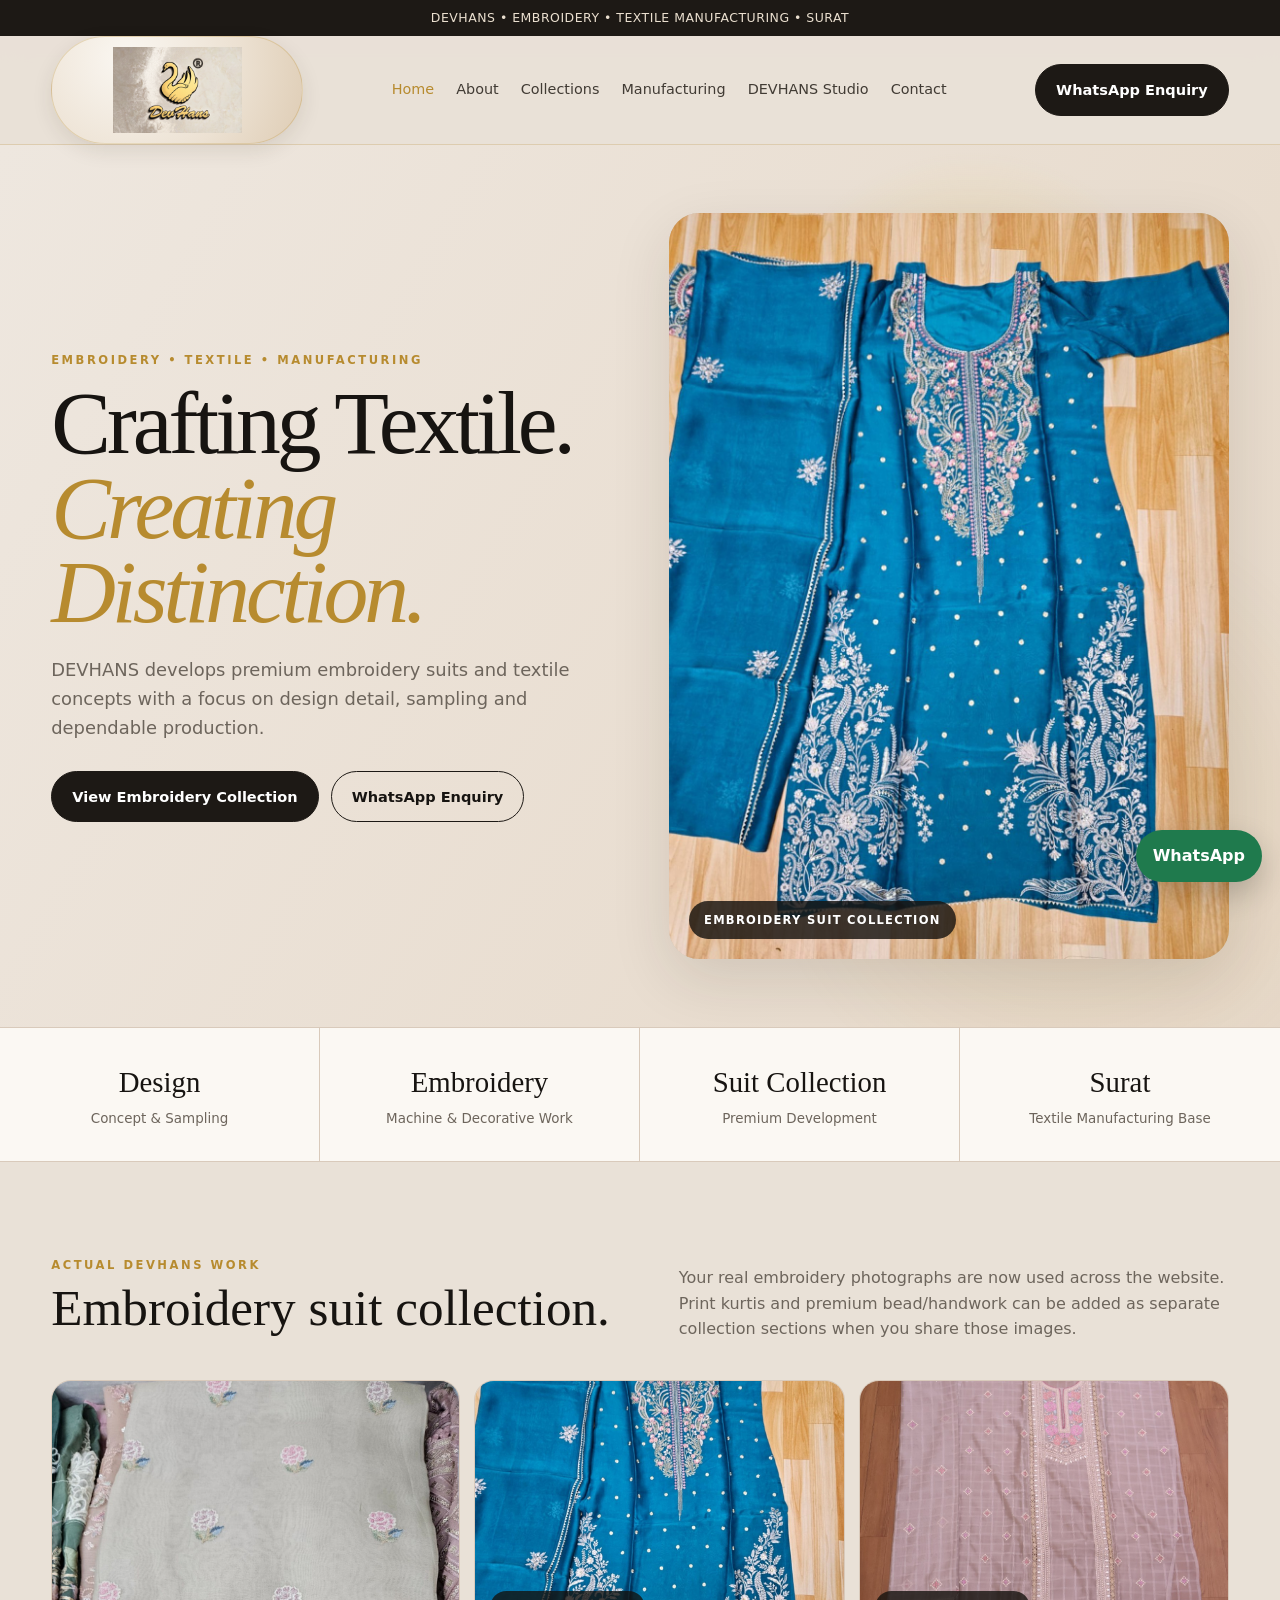
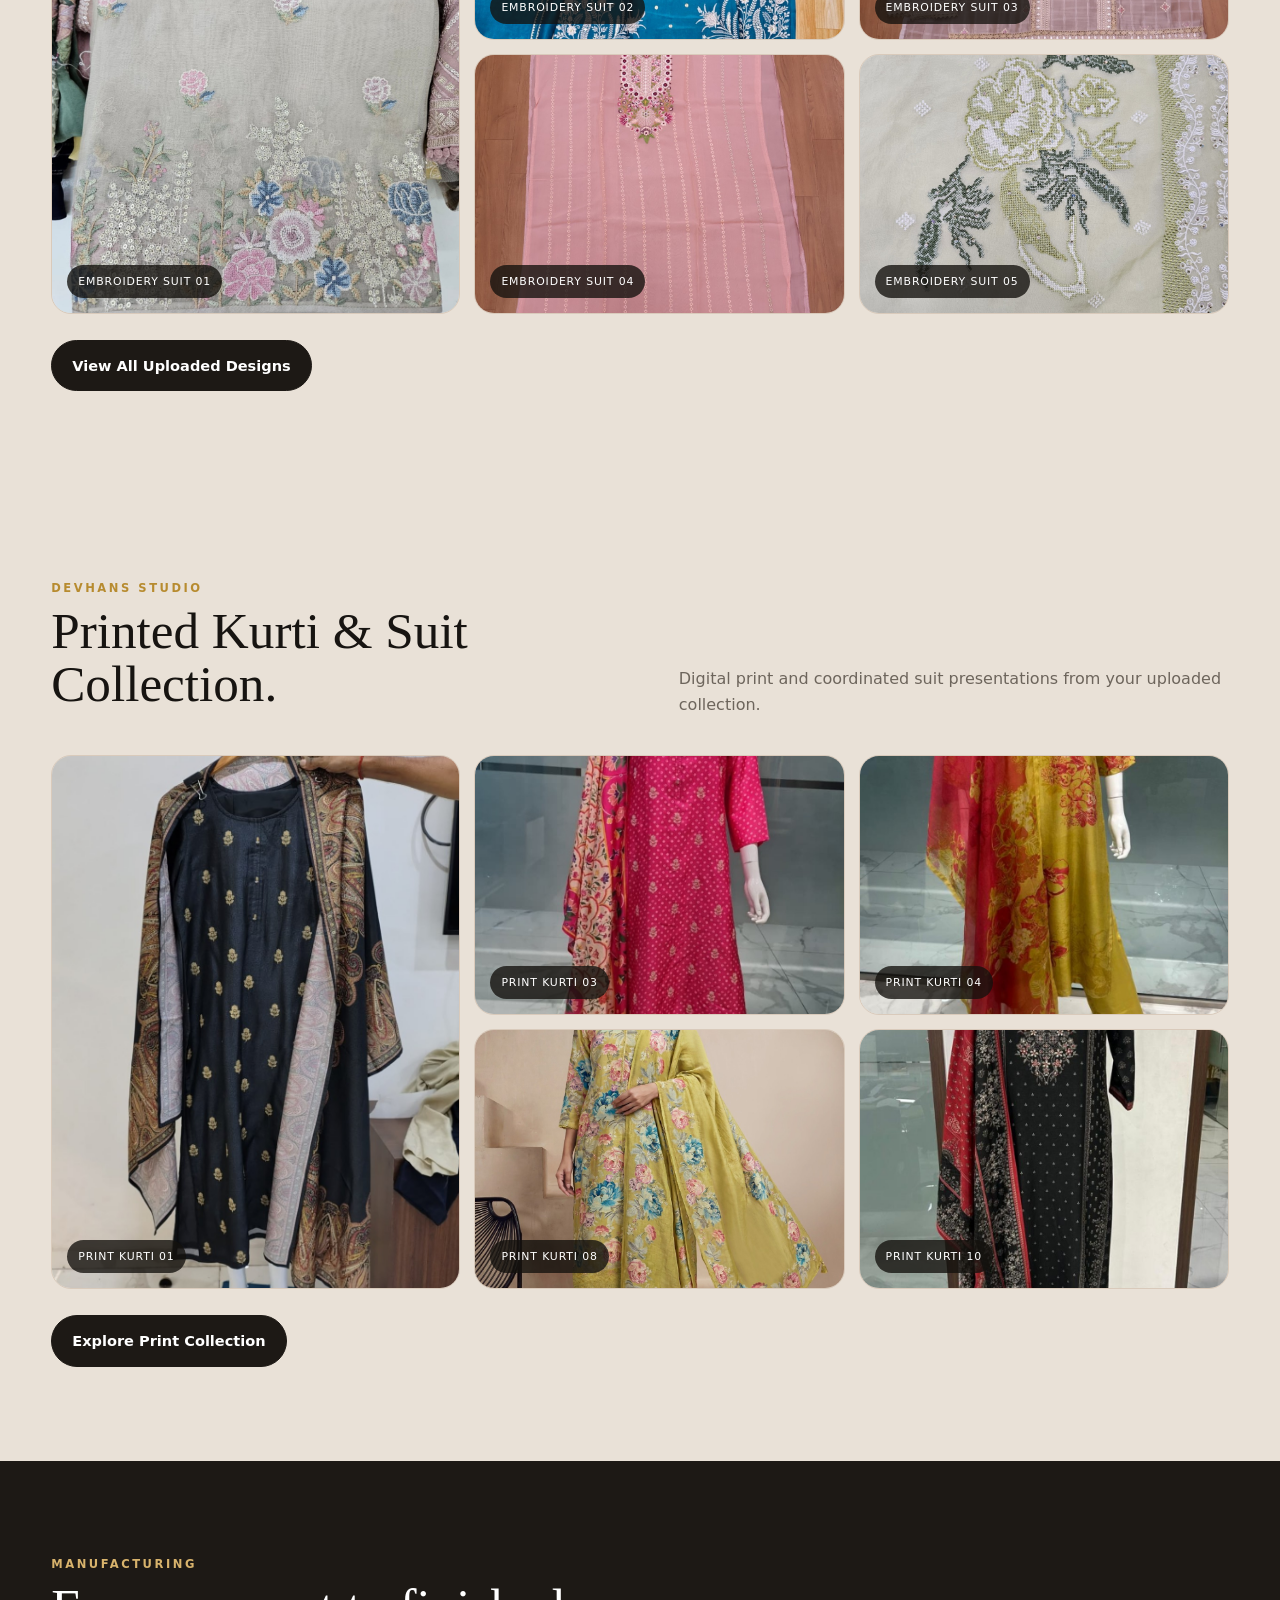
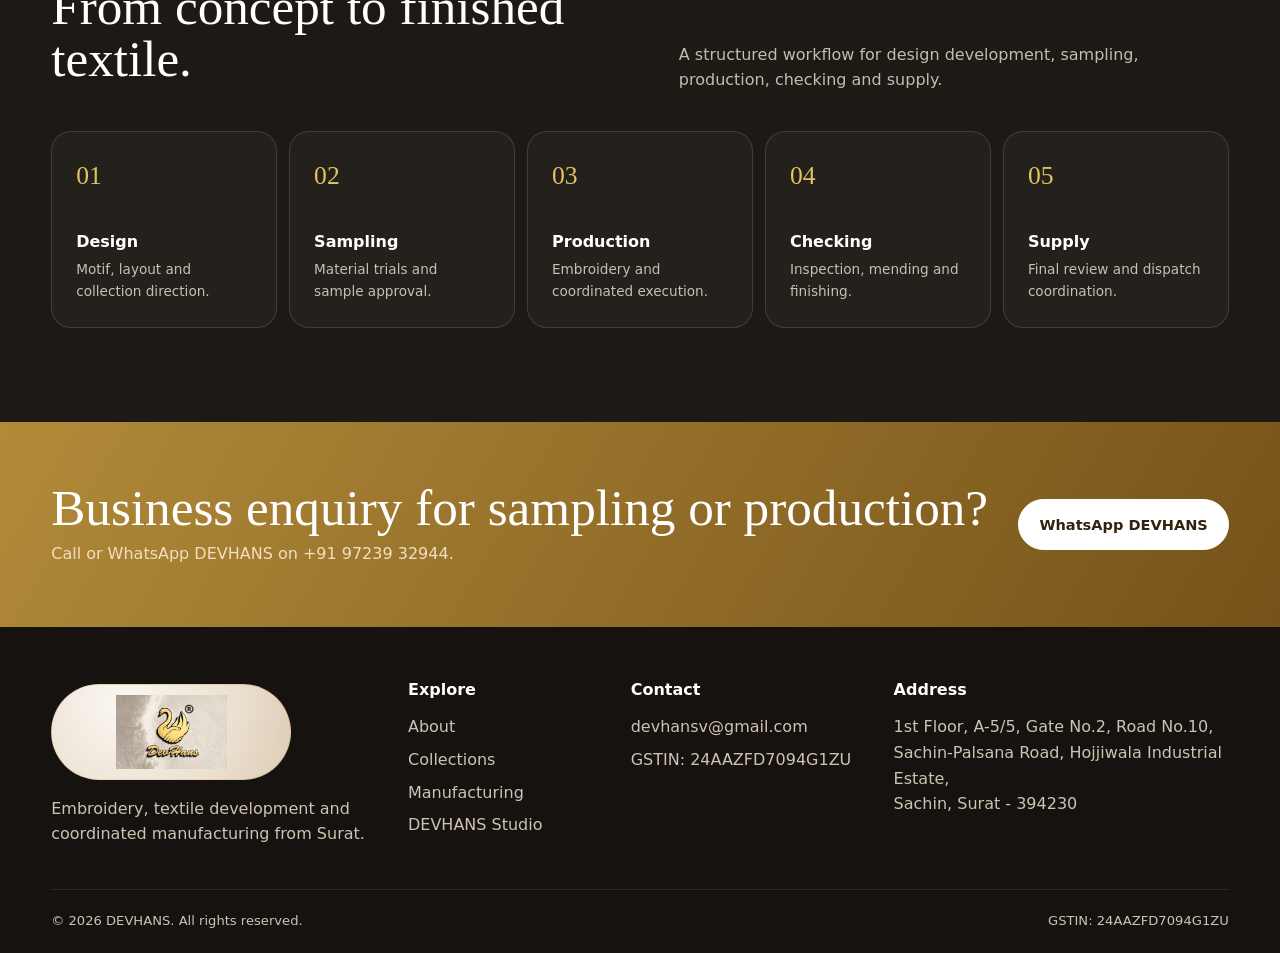
<file: index.html>
<!doctype html><html lang="en"><head><meta charset="utf-8"><meta name="viewport" content="width=device-width,initial-scale=1">
<title>DEVHANS | Embroidery, Print & Textile Manufacturing</title><meta name="description" content="DEVHANS — embroidery and textile manufacturing in Surat.">
<link rel="stylesheet" href="assets/styles.css">
<link rel="canonical" href="https://thedevhans.com/">
<meta property="og:type" content="website">
<meta property="og:site_name" content="DEVHANS">
<meta property="og:title" content="DEVHANS | Embroidery, Print & Textile Manufacturing">
<meta property="og:url" content="https://thedevhans.com/">
<meta property="og:description" content="DEVHANS — embroidery, printed suits, textile development and manufacturing from Surat.">
<meta name="theme-color" content="#e9e1d7">

</head><body>
<div class="topbar">DEVHANS • EMBROIDERY • TEXTILE MANUFACTURING • SURAT</div>
<nav class="nav"><div class="wrap nav-inner">
<a class="brand-logo-wrap" href="index.html"><img class="brand-logo" src="assets/devhans-logo-clean.png" alt="Dev Hans registered logo"></a>
<div class="menu"><a class="active" href="index.html">Home</a><a class="" href="about.html">About</a><a class="" href="collections.html">Collections</a><a class="" href="manufacturing.html">Manufacturing</a><a class="" href="studio.html">DEVHANS Studio</a><a class="" href="contact.html">Contact</a></div>
<a class="btn btn-dark" href="https://wa.me/919723932944" target="_blank" rel="noopener">WhatsApp Enquiry</a>
<button class="mobile-menu" aria-label="Menu">☰</button>
</div></nav>
<header class="hero"><div class="wrap hero-grid"><div><div class="eyebrow">Embroidery • Textile • Manufacturing</div>
<h1>Crafting Textile.<br><em>Creating Distinction.</em></h1>
<p class="lead">DEVHANS develops premium embroidery suits and textile concepts with a focus on design detail, sampling and dependable production.</p>
<div class="hero-actions"><a class="btn btn-dark" href="collections.html">View Embroidery Collection</a><a class="btn btn-light" href="https://wa.me/919723932944" target="_blank" rel="noopener">WhatsApp Enquiry</a></div>
</div><div class="hero-visual"><img src="assets/embroidery-suit-02.jpg" alt="DEVHANS blue embroidery suit"></div></div></header>
<div class="stats"><div class="stat"><strong>Design</strong><span>Concept & Sampling</span></div><div class="stat"><strong>Embroidery</strong><span>Machine & Decorative Work</span></div><div class="stat"><strong>Suit Collection</strong><span>Premium Development</span></div><div class="stat"><strong>Surat</strong><span>Textile Manufacturing Base</span></div></div>
<section><div class="wrap"><div class="section-head"><div><div class="eyebrow">Actual DEVHANS Work</div><h2>Embroidery suit collection.</h2></div><p>Your real embroidery photographs are now used across the website. Print kurtis and premium bead/handwork can be added as separate collection sections when you share those images.</p></div>
<div class="home-gallery"><div class="g"><img src="assets/embroidery-suit-01.jpg" alt="DEVHANS embroidery suit 1"><div class="label">Embroidery Suit 01</div></div><div class="g"><img src="assets/embroidery-suit-02.jpg" alt="DEVHANS embroidery suit 2"><div class="label">Embroidery Suit 02</div></div><div class="g"><img src="assets/embroidery-suit-03.jpg" alt="DEVHANS embroidery suit 3"><div class="label">Embroidery Suit 03</div></div><div class="g"><img src="assets/embroidery-suit-04.jpg" alt="DEVHANS embroidery suit 4"><div class="label">Embroidery Suit 04</div></div><div class="g"><img src="assets/embroidery-suit-05.jpg" alt="DEVHANS embroidery suit 5"><div class="label">Embroidery Suit 05</div></div></div><div style="margin-top:26px"><a class="btn btn-dark" href="collections.html">View All Uploaded Designs</a></div></div></section>
<section><div class="wrap"><div class="section-head"><div><div class="eyebrow">DEVHANS Studio</div>
    <h2>Printed Kurti & Suit Collection.</h2></div><p>Digital print and coordinated suit presentations from your uploaded collection.</p></div>
    <div class="home-gallery"><div class="g"><img src="assets/print-kurti-01.jpg" alt="DEVHANS printed kurti 1"><div class="label">Print Kurti 01</div></div><div class="g"><img src="assets/print-kurti-03.jpg" alt="DEVHANS printed kurti 3"><div class="label">Print Kurti 03</div></div><div class="g"><img src="assets/print-kurti-04.jpg" alt="DEVHANS printed kurti 4"><div class="label">Print Kurti 04</div></div><div class="g"><img src="assets/print-kurti-08.jpg" alt="DEVHANS printed kurti 8"><div class="label">Print Kurti 08</div></div><div class="g"><img src="assets/print-kurti-10.jpg" alt="DEVHANS printed kurti 10"><div class="label">Print Kurti 10</div></div></div><div style="margin-top:26px"><a class="btn btn-dark" href="studio.html">Explore Print Collection</a></div></div></section><section class="dark"><div class="wrap"><div class="section-head"><div><div class="eyebrow" style="color:#d8b36c">Manufacturing</div><h2>From concept to finished textile.</h2></div><p>A structured workflow for design development, sampling, production, checking and supply.</p></div>
<div class="process"><div class="step"><div class="no">01</div><h4>Design</h4><p>Motif, layout and collection direction.</p></div><div class="step"><div class="no">02</div><h4>Sampling</h4><p>Material trials and sample approval.</p></div><div class="step"><div class="no">03</div><h4>Production</h4><p>Embroidery and coordinated execution.</p></div><div class="step"><div class="no">04</div><h4>Checking</h4><p>Inspection, mending and finishing.</p></div><div class="step"><div class="no">05</div><h4>Supply</h4><p>Final review and dispatch coordination.</p></div></div></div></section>
<div class="cta-band"><div class="wrap cta-grid"><div><h2>Business enquiry for sampling or production?</h2><p>Call or WhatsApp DEVHANS on +91 97239 32944.</p></div><a class="btn" style="background:#fff;border-color:#fff;color:#33230e" href="https://wa.me/919723932944" target="_blank" rel="noopener">WhatsApp DEVHANS</a></div></div>

<footer><div class="wrap">
<div class="footer-grid">
<div><a class="footer-logo" href="index.html"><img src="assets/devhans-logo-clean.png" alt="Dev Hans registered logo"></a>
<p style="max-width:350px;margin-top:16px">Embroidery, textile development and coordinated manufacturing from Surat.</p></div>
<div><h4>Explore</h4><a href="about.html">About</a><a href="collections.html">Collections</a><a href="manufacturing.html">Manufacturing</a><a href="studio.html">DEVHANS Studio</a></div>
<div><h4>Contact</h4><a href="tel:"></a><a href="mailto:devhansv@gmail.com">devhansv@gmail.com</a><p>GSTIN: 24AAZFD7094G1ZU</p></div>
<div><h4>Address</h4><p>1st Floor, A-5/5, Gate No.2, Road No.10,<br>Sachin-Palsana Road, Hojjiwala Industrial Estate,<br>Sachin, Surat - 394230</p></div>
</div>
<div class="footer-bottom"><span>© 2026 DEVHANS. All rights reserved.</span><span>GSTIN: 24AAZFD7094G1ZU</span></div>
</div></footer>
<a class="floating-wa" href="https://wa.me/919723932944" target="_blank" rel="noopener">WhatsApp</a>
<script src="assets/script.js"></script></body></html>
</file>
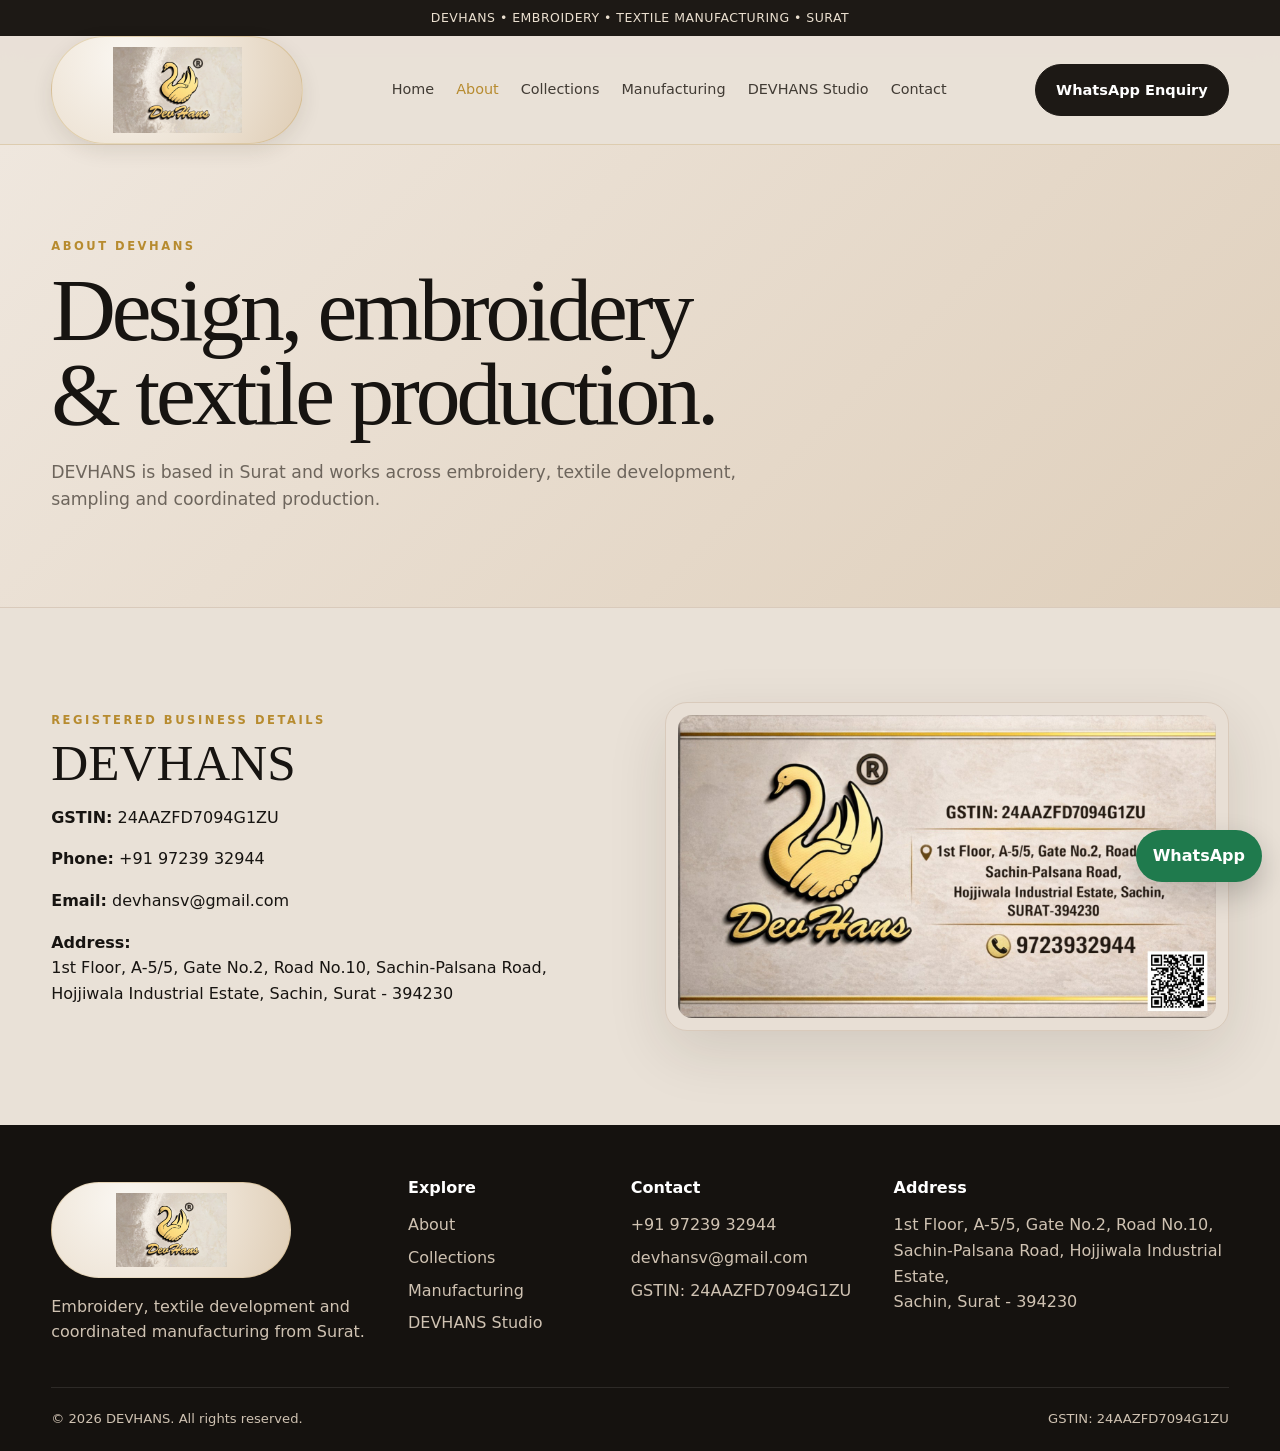
<file: about.html>
<!doctype html><html lang="en"><head><meta charset="utf-8"><meta name="viewport" content="width=device-width,initial-scale=1"><title>About DEVHANS | Surat Textile & Embroidery</title><link rel="stylesheet" href="assets/styles.css">
<link rel="canonical" href="https://thedevhans.com/about.html">
<meta property="og:type" content="website">
<meta property="og:site_name" content="DEVHANS">
<meta property="og:title" content="About DEVHANS | Surat Textile & Embroidery">
<meta property="og:url" content="https://thedevhans.com/about.html">
<meta property="og:description" content="DEVHANS — embroidery, printed suits, textile development and manufacturing from Surat.">
<meta name="theme-color" content="#e9e1d7">

</head><body>
<div class="topbar">DEVHANS • EMBROIDERY • TEXTILE MANUFACTURING • SURAT</div>
<nav class="nav"><div class="wrap nav-inner">
<a class="brand-logo-wrap" href="index.html"><img class="brand-logo" src="assets/devhans-logo-clean.png" alt="Dev Hans registered logo"></a>
<div class="menu"><a class="" href="index.html">Home</a><a class="active" href="about.html">About</a><a class="" href="collections.html">Collections</a><a class="" href="manufacturing.html">Manufacturing</a><a class="" href="studio.html">DEVHANS Studio</a><a class="" href="contact.html">Contact</a></div>
<a class="btn btn-dark" href="https://wa.me/919723932944" target="_blank" rel="noopener">WhatsApp Enquiry</a>
<button class="mobile-menu" aria-label="Menu">☰</button>
</div></nav>
<header class="page-hero"><div class="wrap"><div class="eyebrow">About DEVHANS</div><h1>Design, embroidery<br>& textile production.</h1><p>DEVHANS is based in Surat and works across embroidery, textile development, sampling and coordinated production.</p></div></header>
<section><div class="wrap split"><div><div class="eyebrow">Registered Business Details</div><h2>DEVHANS</h2><p><strong>GSTIN:</strong> 24AAZFD7094G1ZU</p><p><strong>Phone:</strong> <a href="tel:+919723932944">+91 97239 32944</a></p><p><strong>Email:</strong> <a href="mailto:devhansv@gmail.com">devhansv@gmail.com</a></p><p><strong>Address:</strong><br>1st Floor, A-5/5, Gate No.2, Road No.10, Sachin-Palsana Road, Hojjiwala Industrial Estate, Sachin, Surat - 394230</p></div>
<div class="business-card"><img src="assets/devhans-business-card.png" alt="DEVHANS business card with GST and address"></div></div></section>

<footer><div class="wrap">
<div class="footer-grid">
<div><a class="footer-logo" href="index.html"><img src="assets/devhans-logo-clean.png" alt="Dev Hans registered logo"></a>
<p style="max-width:350px;margin-top:16px">Embroidery, textile development and coordinated manufacturing from Surat.</p></div>
<div><h4>Explore</h4><a href="about.html">About</a><a href="collections.html">Collections</a><a href="manufacturing.html">Manufacturing</a><a href="studio.html">DEVHANS Studio</a></div>
<div><h4>Contact</h4><a href="tel:+919723932944">+91 97239 32944</a><a href="mailto:devhansv@gmail.com">devhansv@gmail.com</a><p>GSTIN: 24AAZFD7094G1ZU</p></div>
<div><h4>Address</h4><p>1st Floor, A-5/5, Gate No.2, Road No.10,<br>Sachin-Palsana Road, Hojjiwala Industrial Estate,<br>Sachin, Surat - 394230</p></div>
</div>
<div class="footer-bottom"><span>© 2026 DEVHANS. All rights reserved.</span><span>GSTIN: 24AAZFD7094G1ZU</span></div>
</div></footer>
<a class="floating-wa" href="https://wa.me/919723932944" target="_blank" rel="noopener">WhatsApp</a>
<script src="assets/script.js"></script></body></html>
</file>
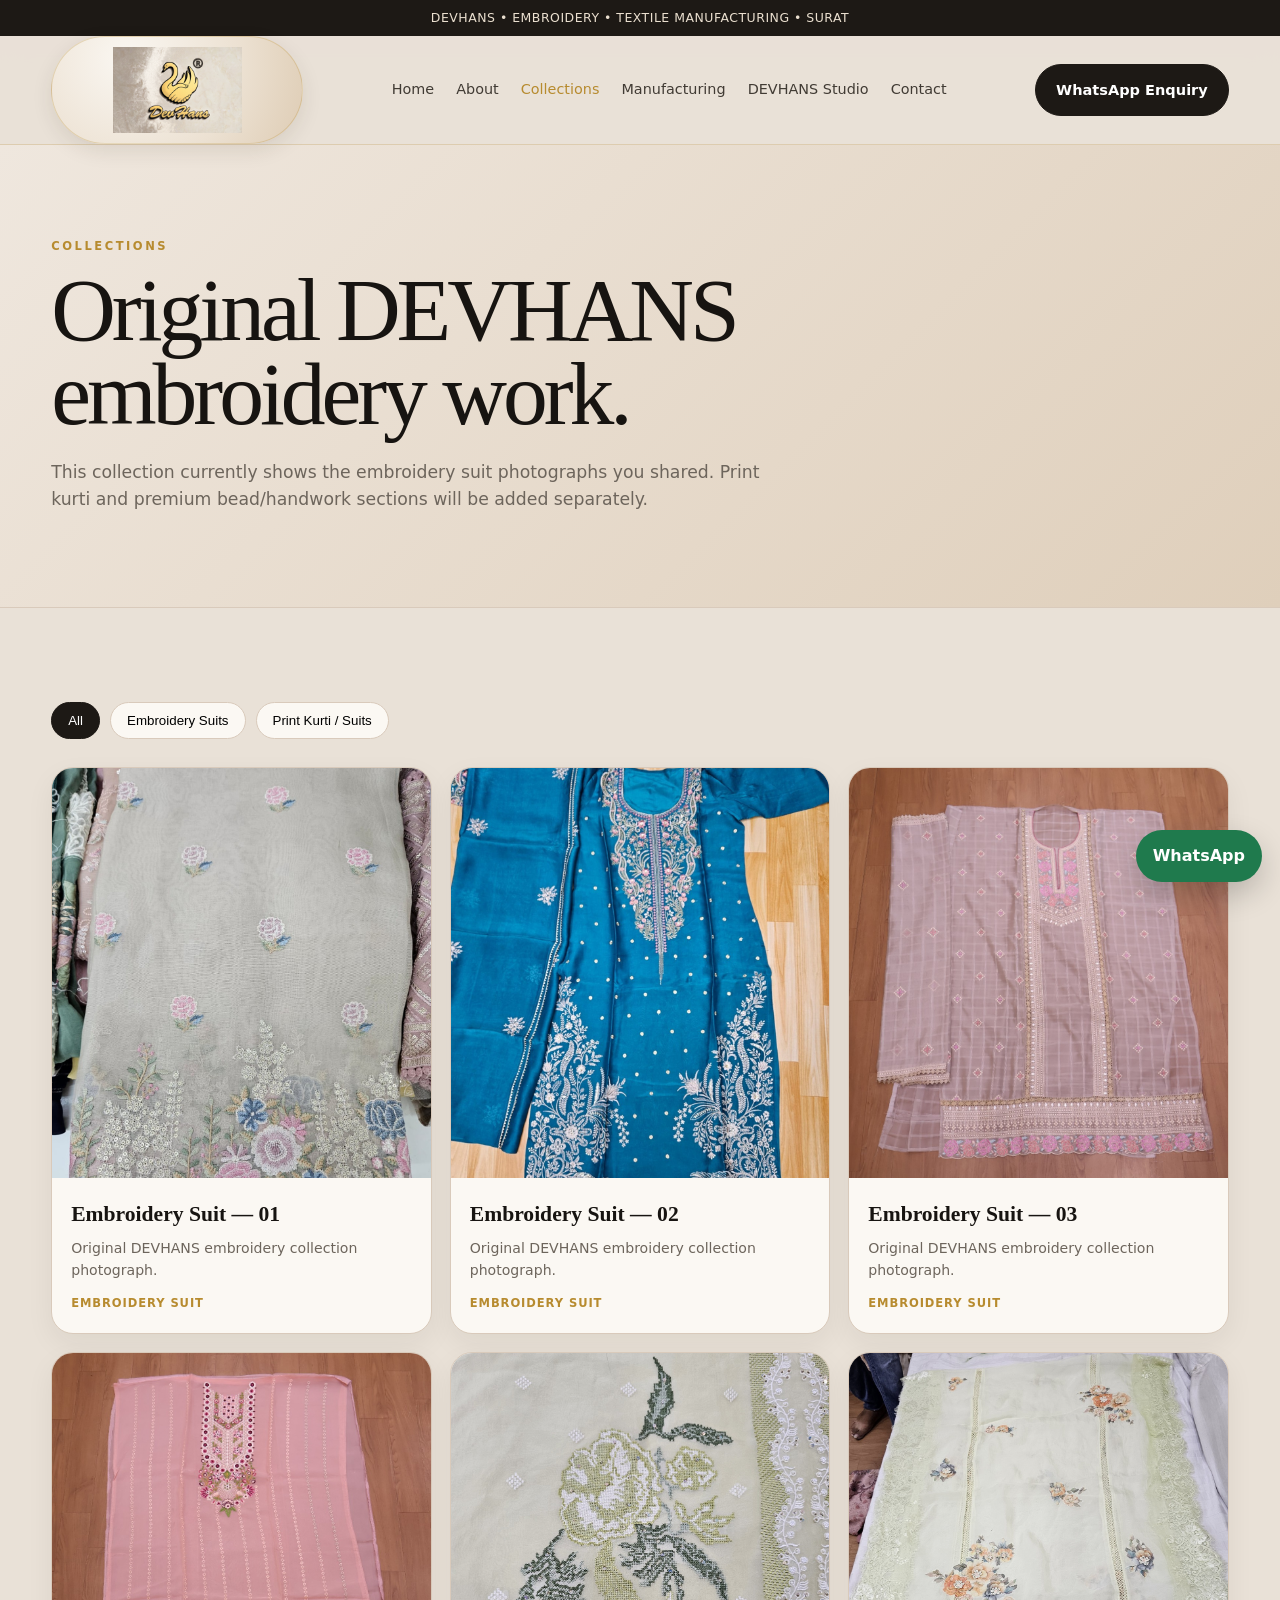
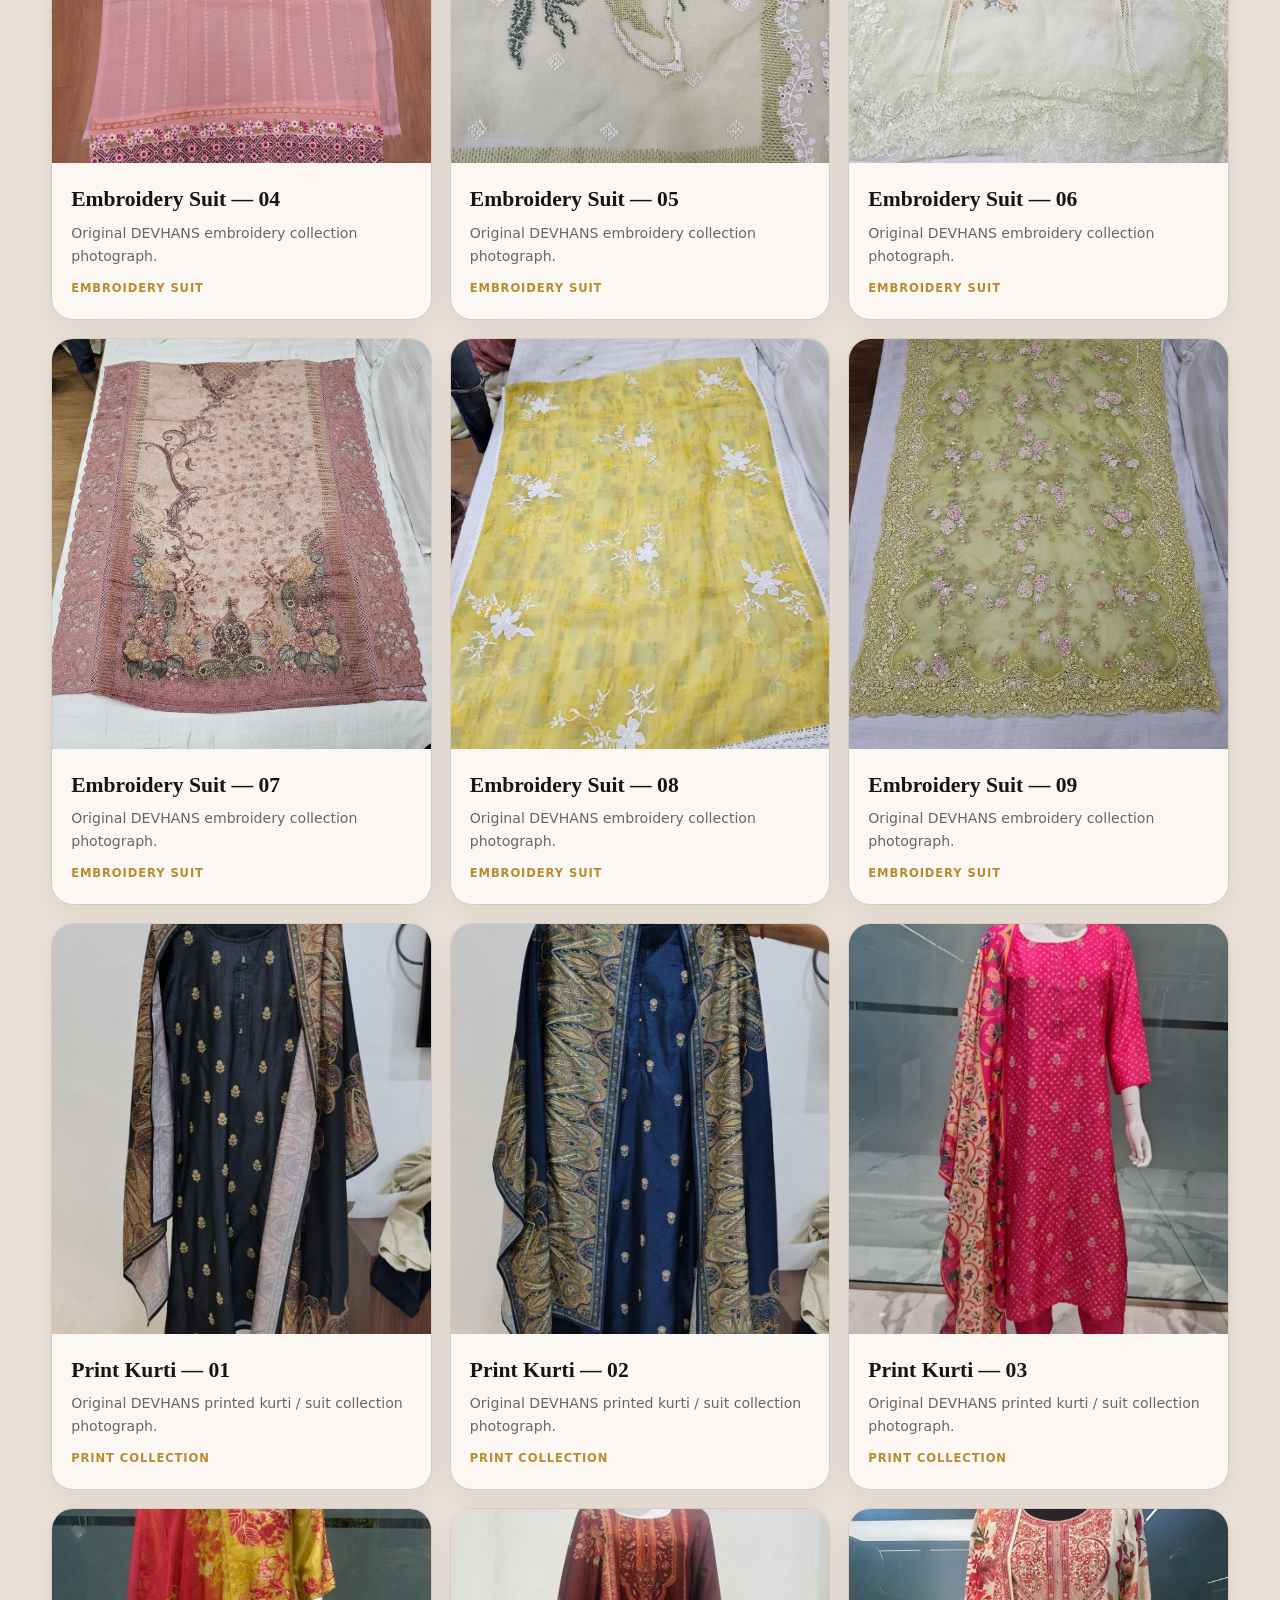
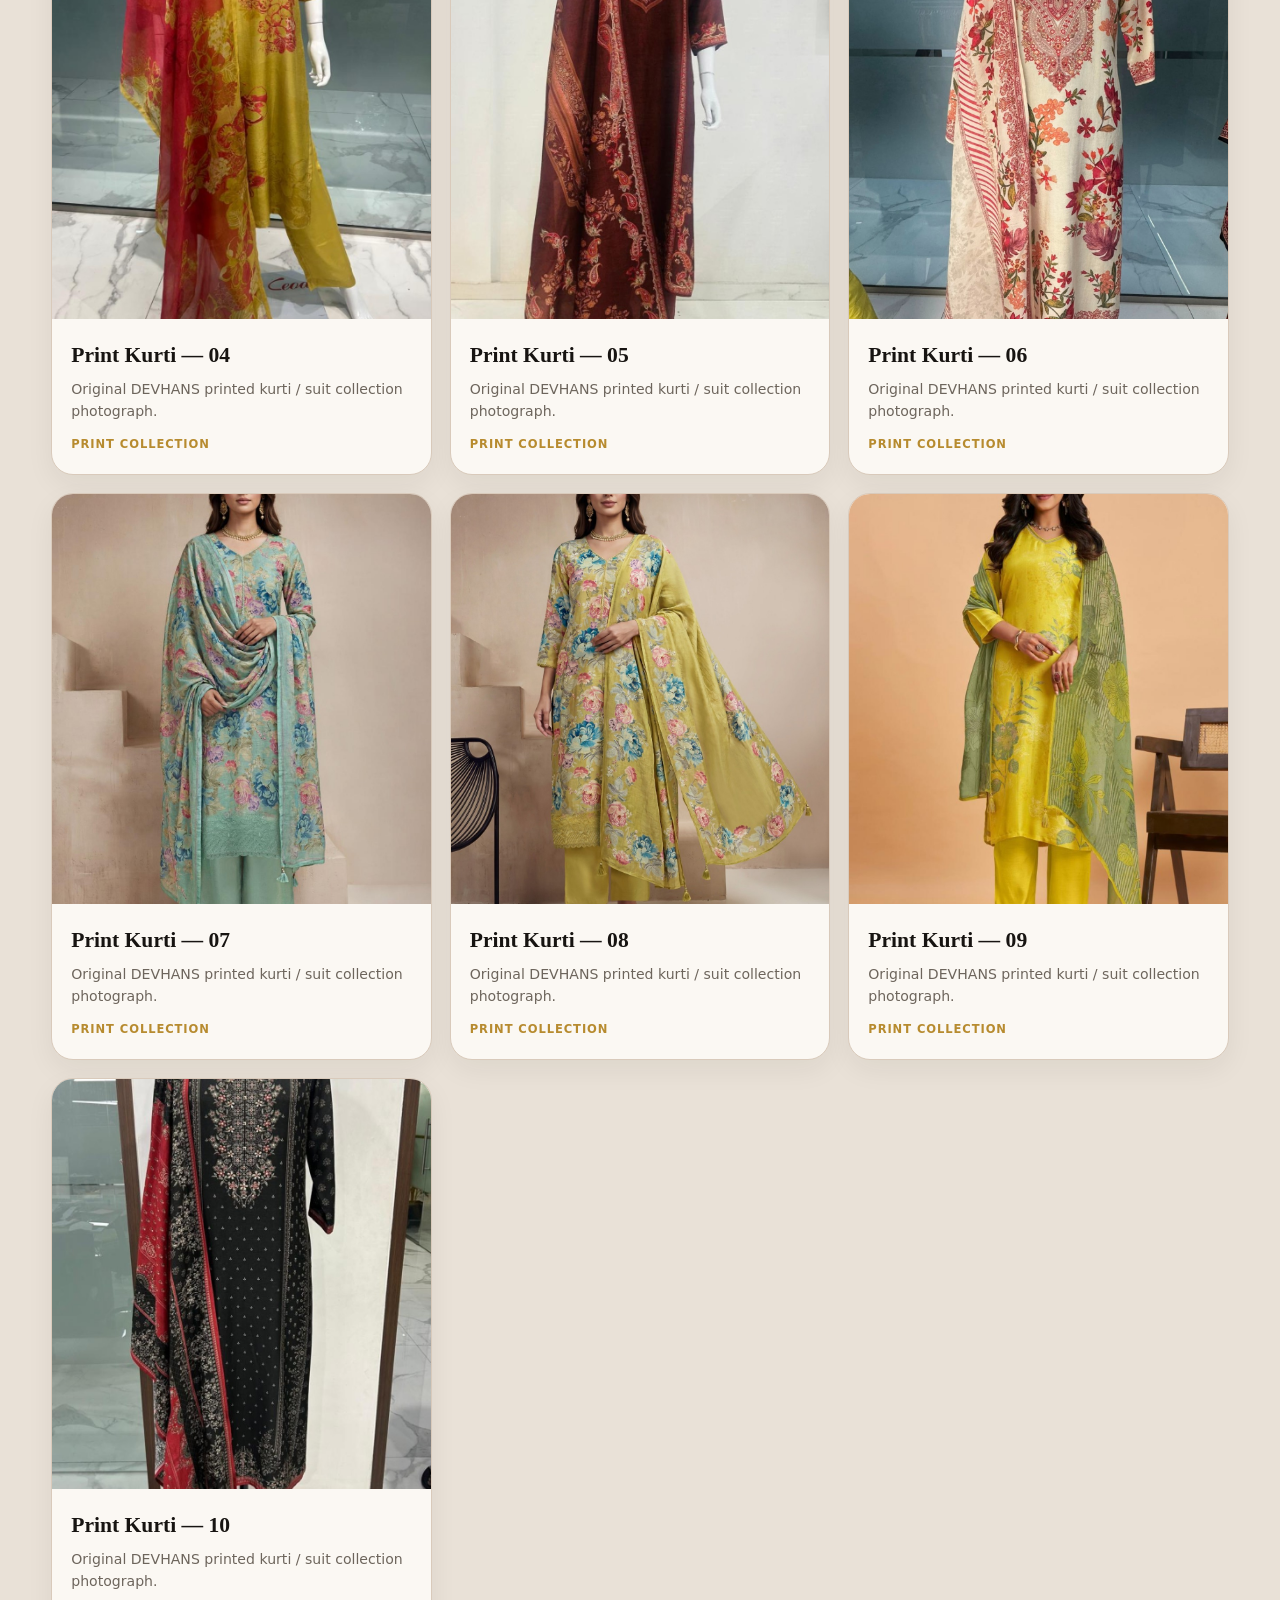
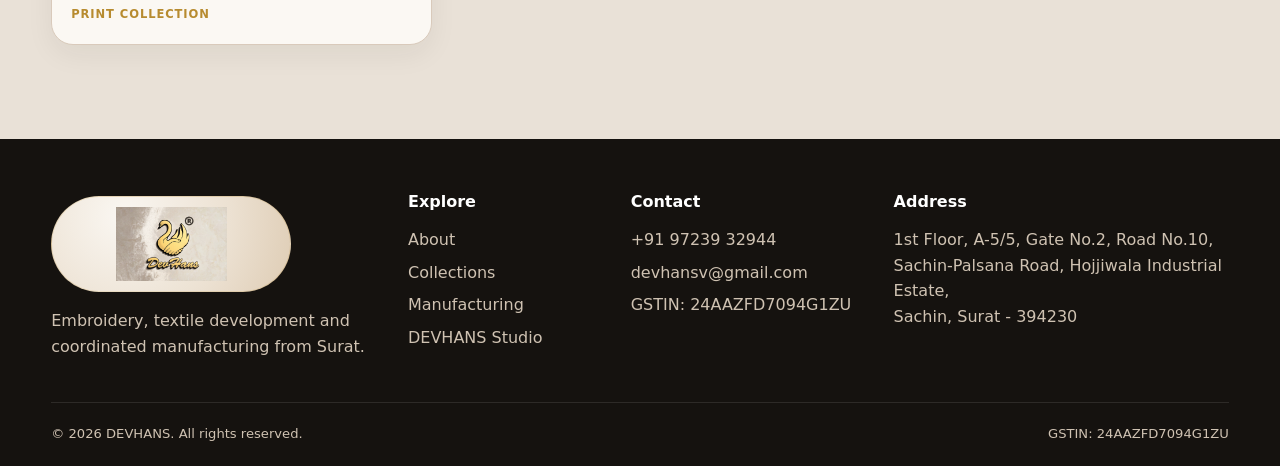
<file: collections.html>
<!doctype html><html lang="en"><head><meta charset="utf-8"><meta name="viewport" content="width=device-width,initial-scale=1">
<title>DEVHANS Collections | Embroidery & Printed Suits</title><link rel="stylesheet" href="assets/styles.css">
<link rel="canonical" href="https://thedevhans.com/collections.html">
<meta property="og:type" content="website">
<meta property="og:site_name" content="DEVHANS">
<meta property="og:title" content="DEVHANS Collections | Embroidery & Printed Suits">
<meta property="og:url" content="https://thedevhans.com/collections.html">
<meta property="og:description" content="DEVHANS — embroidery, printed suits, textile development and manufacturing from Surat.">
<meta name="theme-color" content="#e9e1d7">

</head><body>
<div class="topbar">DEVHANS • EMBROIDERY • TEXTILE MANUFACTURING • SURAT</div>
<nav class="nav"><div class="wrap nav-inner">
<a class="brand-logo-wrap" href="index.html"><img class="brand-logo" src="assets/devhans-logo-clean.png" alt="Dev Hans registered logo"></a>
<div class="menu"><a class="" href="index.html">Home</a><a class="" href="about.html">About</a><a class="active" href="collections.html">Collections</a><a class="" href="manufacturing.html">Manufacturing</a><a class="" href="studio.html">DEVHANS Studio</a><a class="" href="contact.html">Contact</a></div>
<a class="btn btn-dark" href="https://wa.me/919723932944" target="_blank" rel="noopener">WhatsApp Enquiry</a>
<button class="mobile-menu" aria-label="Menu">☰</button>
</div></nav>
<header class="page-hero"><div class="wrap"><div class="eyebrow">Collections</div><h1>Original DEVHANS<br>embroidery work.</h1><p>This collection currently shows the embroidery suit photographs you shared. Print kurti and premium bead/handwork sections will be added separately.</p></div></header>
<section><div class="wrap"><div class="product-toolbar"><button class="filter active" data-filter="all">All</button><button class="filter" data-filter="embroidery">Embroidery Suits</button><button class="filter" data-filter="print">Print Kurti / Suits</button></div>
<div class="product-grid"><article class="product" data-cat="embroidery">
        <div class="product-image"><img src="assets/embroidery-suit-01.jpg" alt="DEVHANS embroidery suit design 1"></div>
        <div class="product-info"><h3>Embroidery Suit — 01</h3>
        <p>Original DEVHANS embroidery collection photograph.</p><span class="tag">Embroidery Suit</span></div></article><article class="product" data-cat="embroidery">
        <div class="product-image"><img src="assets/embroidery-suit-02.jpg" alt="DEVHANS embroidery suit design 2"></div>
        <div class="product-info"><h3>Embroidery Suit — 02</h3>
        <p>Original DEVHANS embroidery collection photograph.</p><span class="tag">Embroidery Suit</span></div></article><article class="product" data-cat="embroidery">
        <div class="product-image"><img src="assets/embroidery-suit-03.jpg" alt="DEVHANS embroidery suit design 3"></div>
        <div class="product-info"><h3>Embroidery Suit — 03</h3>
        <p>Original DEVHANS embroidery collection photograph.</p><span class="tag">Embroidery Suit</span></div></article><article class="product" data-cat="embroidery">
        <div class="product-image"><img src="assets/embroidery-suit-04.jpg" alt="DEVHANS embroidery suit design 4"></div>
        <div class="product-info"><h3>Embroidery Suit — 04</h3>
        <p>Original DEVHANS embroidery collection photograph.</p><span class="tag">Embroidery Suit</span></div></article><article class="product" data-cat="embroidery">
        <div class="product-image"><img src="assets/embroidery-suit-05.jpg" alt="DEVHANS embroidery suit design 5"></div>
        <div class="product-info"><h3>Embroidery Suit — 05</h3>
        <p>Original DEVHANS embroidery collection photograph.</p><span class="tag">Embroidery Suit</span></div></article><article class="product" data-cat="embroidery">
        <div class="product-image"><img src="assets/embroidery-suit-06.jpg" alt="DEVHANS embroidery suit design 6"></div>
        <div class="product-info"><h3>Embroidery Suit — 06</h3>
        <p>Original DEVHANS embroidery collection photograph.</p><span class="tag">Embroidery Suit</span></div></article><article class="product" data-cat="embroidery">
        <div class="product-image"><img src="assets/embroidery-suit-07.jpg" alt="DEVHANS embroidery suit design 7"></div>
        <div class="product-info"><h3>Embroidery Suit — 07</h3>
        <p>Original DEVHANS embroidery collection photograph.</p><span class="tag">Embroidery Suit</span></div></article><article class="product" data-cat="embroidery">
        <div class="product-image"><img src="assets/embroidery-suit-08.jpg" alt="DEVHANS embroidery suit design 8"></div>
        <div class="product-info"><h3>Embroidery Suit — 08</h3>
        <p>Original DEVHANS embroidery collection photograph.</p><span class="tag">Embroidery Suit</span></div></article><article class="product" data-cat="embroidery">
        <div class="product-image"><img src="assets/embroidery-suit-09.jpg" alt="DEVHANS embroidery suit design 9"></div>
        <div class="product-info"><h3>Embroidery Suit — 09</h3>
        <p>Original DEVHANS embroidery collection photograph.</p><span class="tag">Embroidery Suit</span></div></article><article class="product" data-cat="print">
        <div class="product-image"><img src="assets/print-kurti-01.jpg" alt="DEVHANS print kurti design 1"></div>
        <div class="product-info"><h3>Print Kurti — 01</h3>
        <p>Original DEVHANS printed kurti / suit collection photograph.</p><span class="tag">Print Collection</span></div></article>
<article class="product" data-cat="print">
        <div class="product-image"><img src="assets/print-kurti-02.jpg" alt="DEVHANS print kurti design 2"></div>
        <div class="product-info"><h3>Print Kurti — 02</h3>
        <p>Original DEVHANS printed kurti / suit collection photograph.</p><span class="tag">Print Collection</span></div></article>
<article class="product" data-cat="print">
        <div class="product-image"><img src="assets/print-kurti-03.jpg" alt="DEVHANS print kurti design 3"></div>
        <div class="product-info"><h3>Print Kurti — 03</h3>
        <p>Original DEVHANS printed kurti / suit collection photograph.</p><span class="tag">Print Collection</span></div></article>
<article class="product" data-cat="print">
        <div class="product-image"><img src="assets/print-kurti-04.jpg" alt="DEVHANS print kurti design 4"></div>
        <div class="product-info"><h3>Print Kurti — 04</h3>
        <p>Original DEVHANS printed kurti / suit collection photograph.</p><span class="tag">Print Collection</span></div></article>
<article class="product" data-cat="print">
        <div class="product-image"><img src="assets/print-kurti-05.jpg" alt="DEVHANS print kurti design 5"></div>
        <div class="product-info"><h3>Print Kurti — 05</h3>
        <p>Original DEVHANS printed kurti / suit collection photograph.</p><span class="tag">Print Collection</span></div></article>
<article class="product" data-cat="print">
        <div class="product-image"><img src="assets/print-kurti-06.jpg" alt="DEVHANS print kurti design 6"></div>
        <div class="product-info"><h3>Print Kurti — 06</h3>
        <p>Original DEVHANS printed kurti / suit collection photograph.</p><span class="tag">Print Collection</span></div></article>
<article class="product" data-cat="print">
        <div class="product-image"><img src="assets/print-kurti-07.jpg" alt="DEVHANS print kurti design 7"></div>
        <div class="product-info"><h3>Print Kurti — 07</h3>
        <p>Original DEVHANS printed kurti / suit collection photograph.</p><span class="tag">Print Collection</span></div></article>
<article class="product" data-cat="print">
        <div class="product-image"><img src="assets/print-kurti-08.jpg" alt="DEVHANS print kurti design 8"></div>
        <div class="product-info"><h3>Print Kurti — 08</h3>
        <p>Original DEVHANS printed kurti / suit collection photograph.</p><span class="tag">Print Collection</span></div></article>
<article class="product" data-cat="print">
        <div class="product-image"><img src="assets/print-kurti-09.jpg" alt="DEVHANS print kurti design 9"></div>
        <div class="product-info"><h3>Print Kurti — 09</h3>
        <p>Original DEVHANS printed kurti / suit collection photograph.</p><span class="tag">Print Collection</span></div></article>
<article class="product" data-cat="print">
        <div class="product-image"><img src="assets/print-kurti-10.jpg" alt="DEVHANS print kurti design 10"></div>
        <div class="product-info"><h3>Print Kurti — 10</h3>
        <p>Original DEVHANS printed kurti / suit collection photograph.</p><span class="tag">Print Collection</span></div></article></div></div></section>

<footer><div class="wrap">
<div class="footer-grid">
<div><a class="footer-logo" href="index.html"><img src="assets/devhans-logo-clean.png" alt="Dev Hans registered logo"></a>
<p style="max-width:350px;margin-top:16px">Embroidery, textile development and coordinated manufacturing from Surat.</p></div>
<div><h4>Explore</h4><a href="about.html">About</a><a href="collections.html">Collections</a><a href="manufacturing.html">Manufacturing</a><a href="studio.html">DEVHANS Studio</a></div>
<div><h4>Contact</h4><a href="tel:+919723932944">+91 97239 32944</a><a href="mailto:devhansv@gmail.com">devhansv@gmail.com</a><p>GSTIN: 24AAZFD7094G1ZU</p></div>
<div><h4>Address</h4><p>1st Floor, A-5/5, Gate No.2, Road No.10,<br>Sachin-Palsana Road, Hojjiwala Industrial Estate,<br>Sachin, Surat - 394230</p></div>
</div>
<div class="footer-bottom"><span>© 2026 DEVHANS. All rights reserved.</span><span>GSTIN: 24AAZFD7094G1ZU</span></div>
</div></footer>
<a class="floating-wa" href="https://wa.me/919723932944" target="_blank" rel="noopener">WhatsApp</a>
<script src="assets/script.js"></script></body></html>
</file>
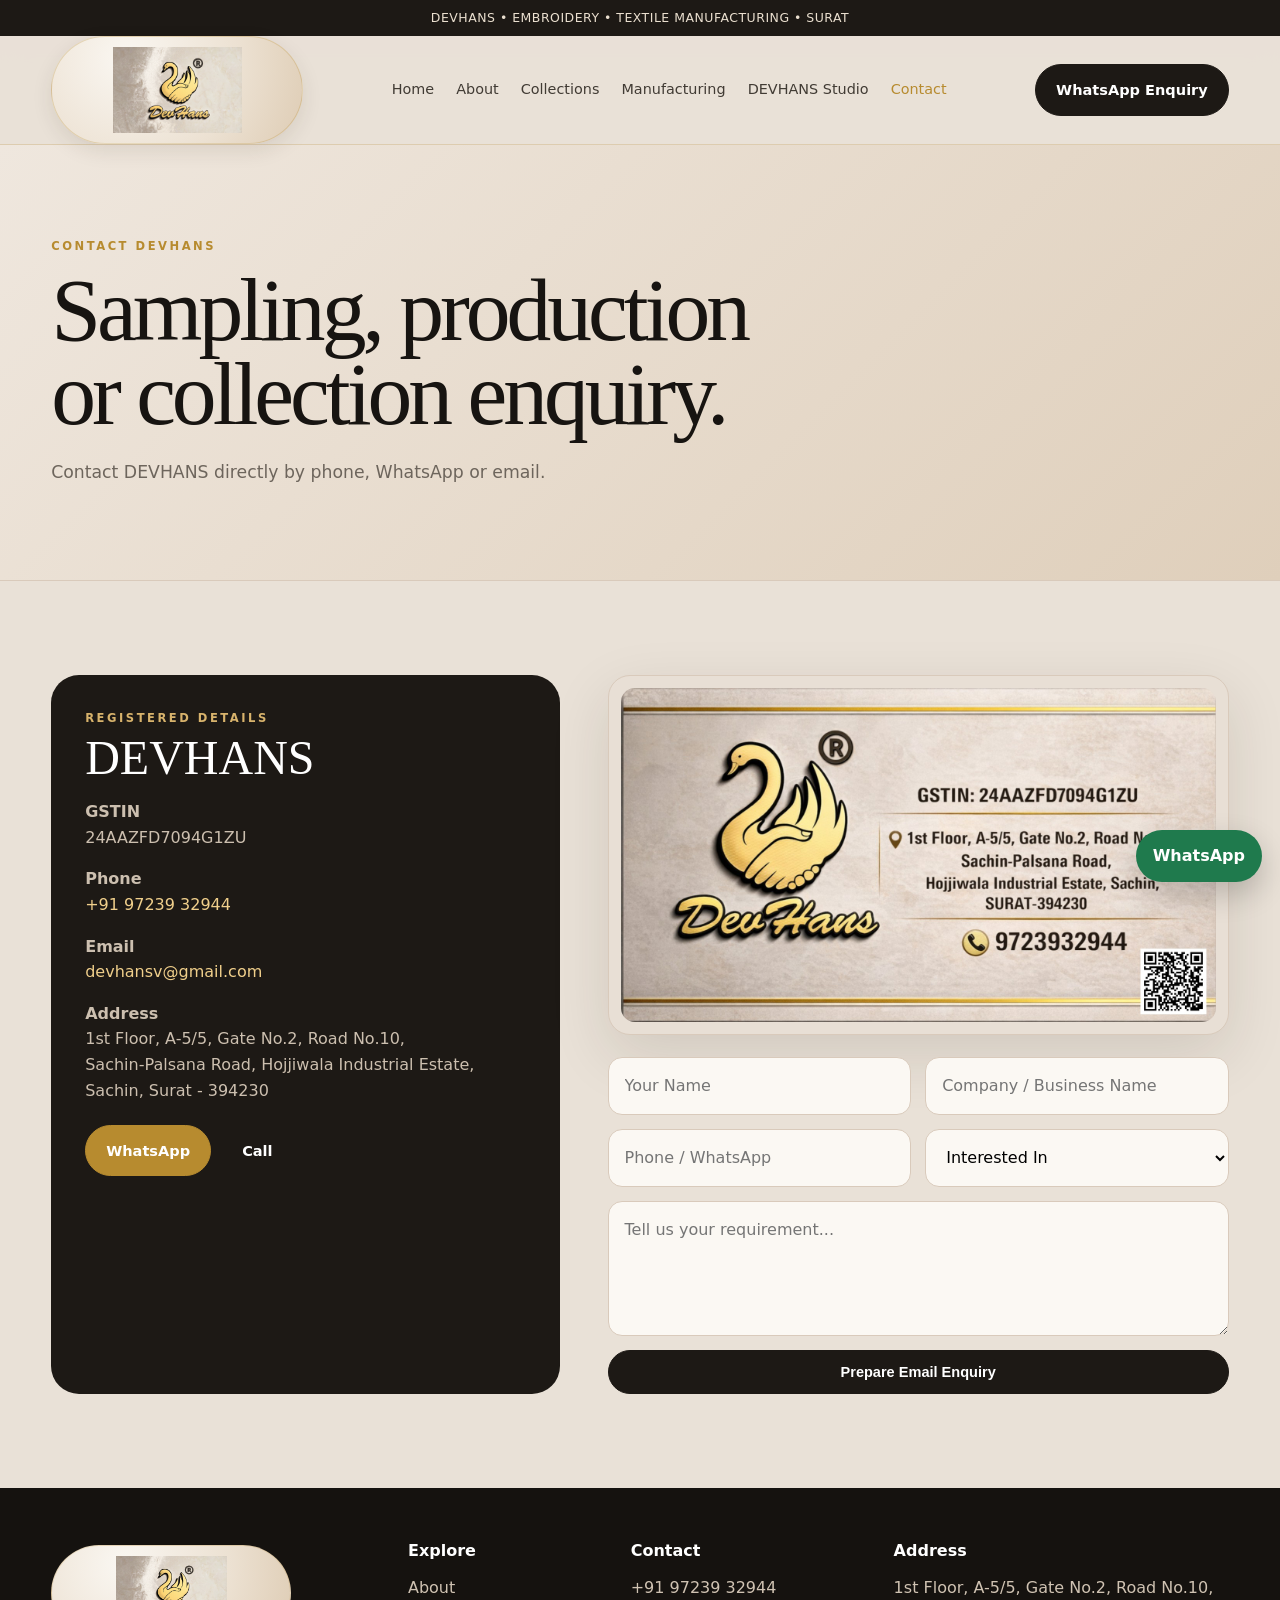
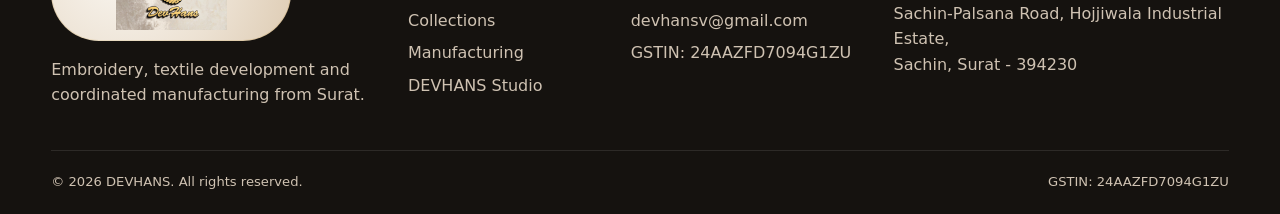
<file: contact.html>
<!doctype html><html lang="en"><head><meta charset="utf-8"><meta name="viewport" content="width=device-width,initial-scale=1"><title>Contact DEVHANS | Surat</title><link rel="stylesheet" href="assets/styles.css">
<link rel="canonical" href="https://thedevhans.com/contact.html">
<meta property="og:type" content="website">
<meta property="og:site_name" content="DEVHANS">
<meta property="og:title" content="Contact DEVHANS | Surat">
<meta property="og:url" content="https://thedevhans.com/contact.html">
<meta property="og:description" content="DEVHANS — embroidery, printed suits, textile development and manufacturing from Surat.">
<meta name="theme-color" content="#e9e1d7">

</head><body>
<div class="topbar">DEVHANS • EMBROIDERY • TEXTILE MANUFACTURING • SURAT</div>
<nav class="nav"><div class="wrap nav-inner">
<a class="brand-logo-wrap" href="index.html"><img class="brand-logo" src="assets/devhans-logo-clean.png" alt="Dev Hans registered logo"></a>
<div class="menu"><a class="" href="index.html">Home</a><a class="" href="about.html">About</a><a class="" href="collections.html">Collections</a><a class="" href="manufacturing.html">Manufacturing</a><a class="" href="studio.html">DEVHANS Studio</a><a class="active" href="contact.html">Contact</a></div>
<a class="btn btn-dark" href="https://wa.me/919723932944" target="_blank" rel="noopener">WhatsApp Enquiry</a>
<button class="mobile-menu" aria-label="Menu">☰</button>
</div></nav>
<header class="page-hero"><div class="wrap"><div class="eyebrow">Contact DEVHANS</div><h1>Sampling, production<br>or collection enquiry.</h1><p>Contact DEVHANS directly by phone, WhatsApp or email.</p></div></header>
<section><div class="wrap contact-grid"><div class="contact-panel"><div class="eyebrow" style="color:#d8b36c">Registered Details</div><h2 style="font-size:3rem">DEVHANS</h2><p><strong>GSTIN</strong><br>24AAZFD7094G1ZU</p><p><strong>Phone</strong><br><a href="tel:+919723932944">+91 97239 32944</a></p><p><strong>Email</strong><br><a href="mailto:devhansv@gmail.com">devhansv@gmail.com</a></p><p><strong>Address</strong><br>1st Floor, A-5/5, Gate No.2, Road No.10,<br>Sachin-Palsana Road, Hojjiwala Industrial Estate,<br>Sachin, Surat - 394230</p>
<div class="contact-actions"><a class="btn btn-gold" href="https://wa.me/919723932944" target="_blank" rel="noopener">WhatsApp</a><a class="btn" href="tel:+919723932944">Call</a></div></div>
<div><div class="business-card" style="margin-bottom:22px"><img src="assets/devhans-business-card.png" alt="DEVHANS business card"></div>
<form id="enquiryForm"><input name="name" placeholder="Your Name" required><input name="company" placeholder="Company / Business Name"><input name="phone" placeholder="Phone / WhatsApp" required><select name="interest"><option value="General">Interested In</option><option>Embroidery Suits</option><option>Sampling / Development</option><option>Embroidery Job Work</option><option>Digital Printing</option><option>Premium Bead / Handwork</option></select><textarea name="message" placeholder="Tell us your requirement..."></textarea><button class="btn btn-dark full" type="submit">Prepare Email Enquiry</button></form></div></div></section>

<footer><div class="wrap">
<div class="footer-grid">
<div><a class="footer-logo" href="index.html"><img src="assets/devhans-logo-clean.png" alt="Dev Hans registered logo"></a>
<p style="max-width:350px;margin-top:16px">Embroidery, textile development and coordinated manufacturing from Surat.</p></div>
<div><h4>Explore</h4><a href="about.html">About</a><a href="collections.html">Collections</a><a href="manufacturing.html">Manufacturing</a><a href="studio.html">DEVHANS Studio</a></div>
<div><h4>Contact</h4><a href="tel:+919723932944">+91 97239 32944</a><a href="mailto:devhansv@gmail.com">devhansv@gmail.com</a><p>GSTIN: 24AAZFD7094G1ZU</p></div>
<div><h4>Address</h4><p>1st Floor, A-5/5, Gate No.2, Road No.10,<br>Sachin-Palsana Road, Hojjiwala Industrial Estate,<br>Sachin, Surat - 394230</p></div>
</div>
<div class="footer-bottom"><span>© 2026 DEVHANS. All rights reserved.</span><span>GSTIN: 24AAZFD7094G1ZU</span></div>
</div></footer>
<a class="floating-wa" href="https://wa.me/919723932944" target="_blank" rel="noopener">WhatsApp</a>
<script src="assets/script.js"></script></body></html>
</file>
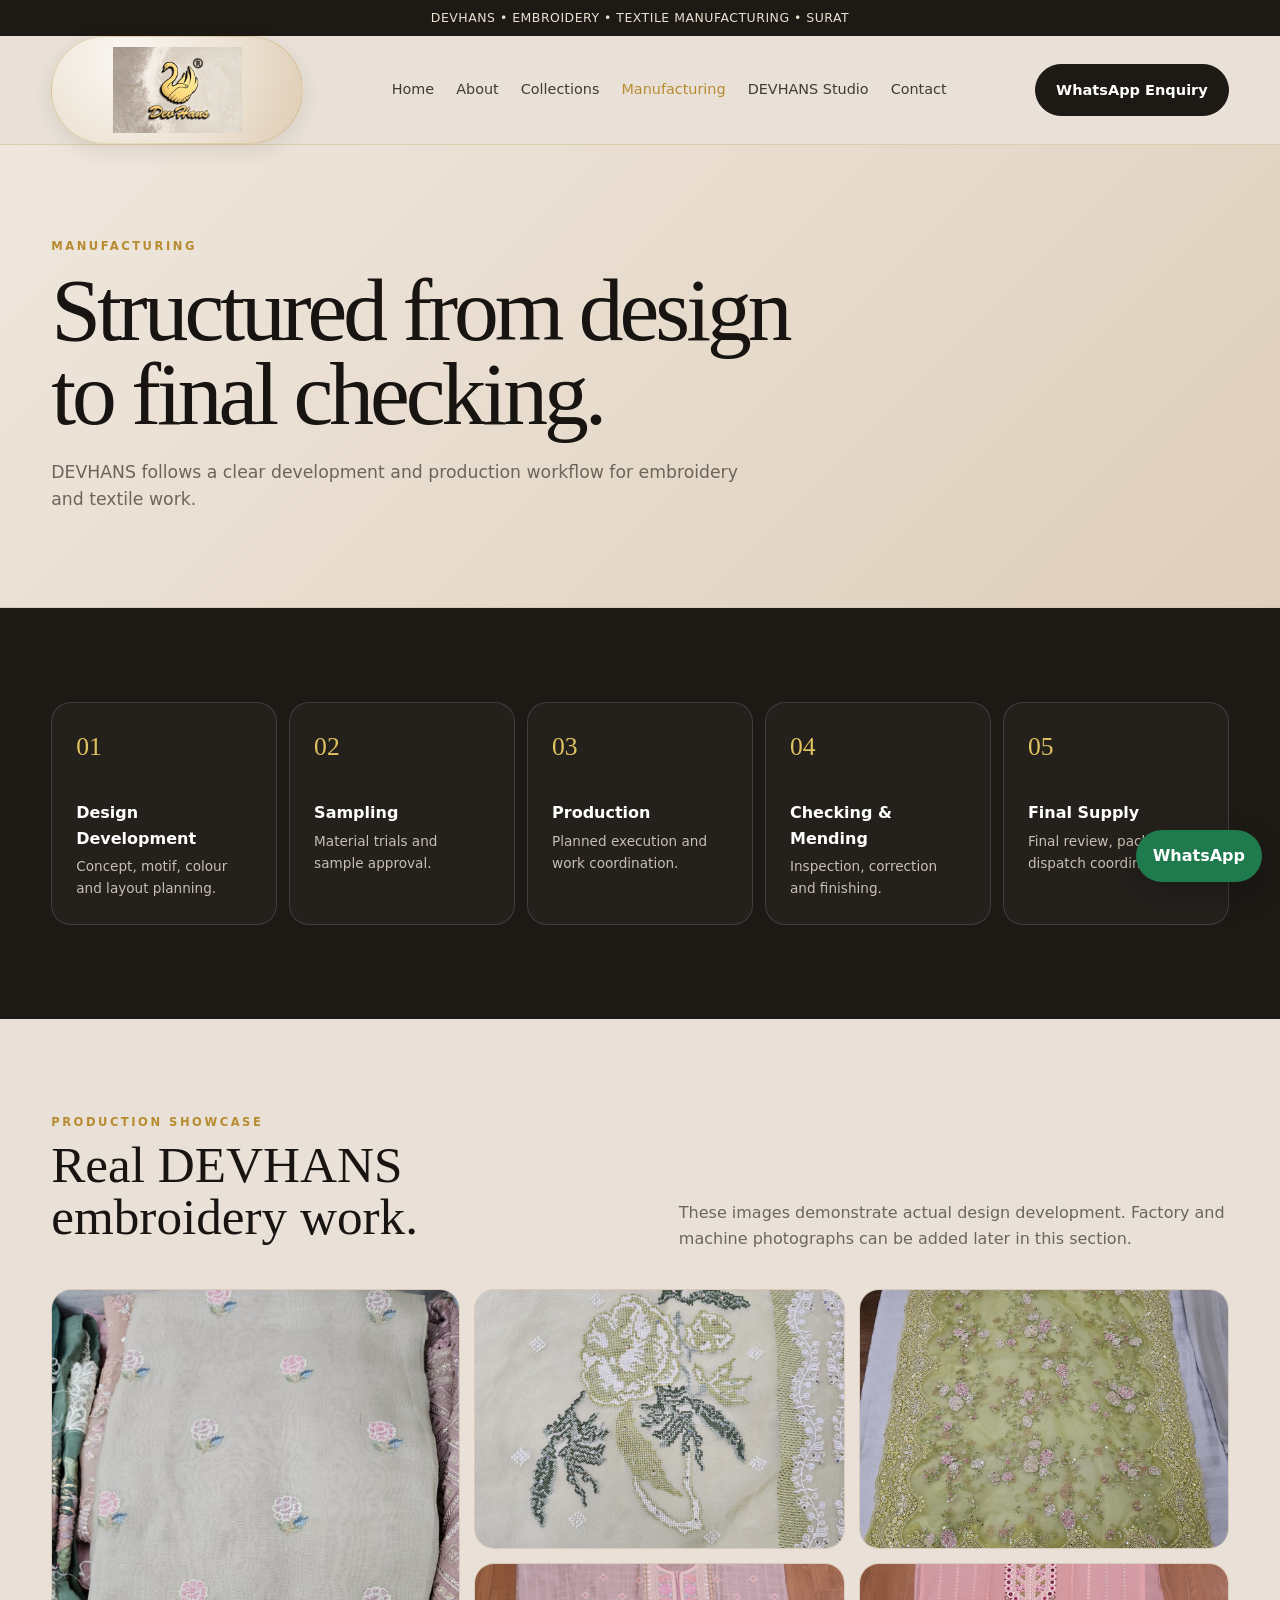
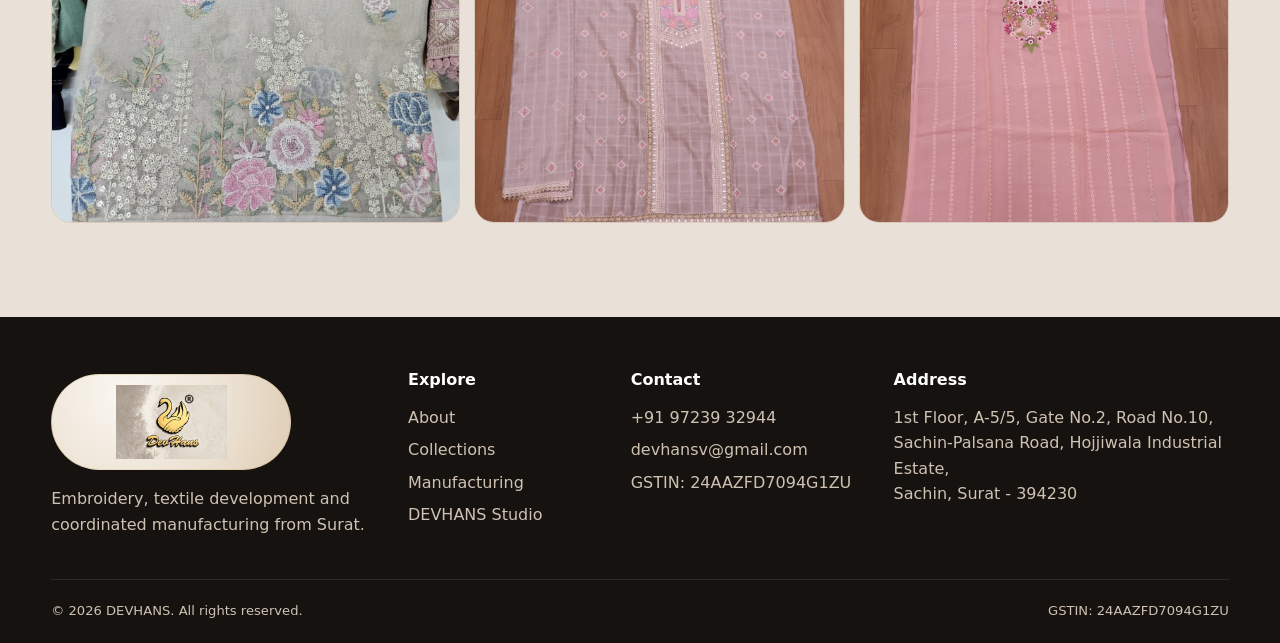
<file: manufacturing.html>
<!doctype html><html lang="en"><head><meta charset="utf-8"><meta name="viewport" content="width=device-width,initial-scale=1"><title>DEVHANS Manufacturing | Textile & Embroidery Production</title><link rel="stylesheet" href="assets/styles.css">
<link rel="canonical" href="https://thedevhans.com/manufacturing.html">
<meta property="og:type" content="website">
<meta property="og:site_name" content="DEVHANS">
<meta property="og:title" content="DEVHANS Manufacturing | Textile & Embroidery Production">
<meta property="og:url" content="https://thedevhans.com/manufacturing.html">
<meta property="og:description" content="DEVHANS — embroidery, printed suits, textile development and manufacturing from Surat.">
<meta name="theme-color" content="#e9e1d7">

</head><body>
<div class="topbar">DEVHANS • EMBROIDERY • TEXTILE MANUFACTURING • SURAT</div>
<nav class="nav"><div class="wrap nav-inner">
<a class="brand-logo-wrap" href="index.html"><img class="brand-logo" src="assets/devhans-logo-clean.png" alt="Dev Hans registered logo"></a>
<div class="menu"><a class="" href="index.html">Home</a><a class="" href="about.html">About</a><a class="" href="collections.html">Collections</a><a class="active" href="manufacturing.html">Manufacturing</a><a class="" href="studio.html">DEVHANS Studio</a><a class="" href="contact.html">Contact</a></div>
<a class="btn btn-dark" href="https://wa.me/919723932944" target="_blank" rel="noopener">WhatsApp Enquiry</a>
<button class="mobile-menu" aria-label="Menu">☰</button>
</div></nav>
<header class="page-hero"><div class="wrap"><div class="eyebrow">Manufacturing</div><h1>Structured from design<br>to final checking.</h1><p>DEVHANS follows a clear development and production workflow for embroidery and textile work.</p></div></header>
<section class="dark"><div class="wrap"><div class="process"><div class="step"><div class="no">01</div><h4>Design Development</h4><p>Concept, motif, colour and layout planning.</p></div><div class="step"><div class="no">02</div><h4>Sampling</h4><p>Material trials and sample approval.</p></div><div class="step"><div class="no">03</div><h4>Production</h4><p>Planned execution and work coordination.</p></div><div class="step"><div class="no">04</div><h4>Checking & Mending</h4><p>Inspection, correction and finishing.</p></div><div class="step"><div class="no">05</div><h4>Final Supply</h4><p>Final review, packing and dispatch coordination.</p></div></div></div></section>
<section><div class="wrap"><div class="section-head"><div><div class="eyebrow">Production Showcase</div><h2>Real DEVHANS embroidery work.</h2></div><p>These images demonstrate actual design development. Factory and machine photographs can be added later in this section.</p></div>
<div class="home-gallery"><div class="g"><img src="assets/embroidery-suit-01.jpg" alt="DEVHANS work 1"></div><div class="g"><img src="assets/embroidery-suit-05.jpg" alt="DEVHANS work 5"></div><div class="g"><img src="assets/embroidery-suit-09.jpg" alt="DEVHANS work 9"></div><div class="g"><img src="assets/embroidery-suit-03.jpg" alt="DEVHANS work 3"></div><div class="g"><img src="assets/embroidery-suit-04.jpg" alt="DEVHANS work 4"></div></div></div></section>

<footer><div class="wrap">
<div class="footer-grid">
<div><a class="footer-logo" href="index.html"><img src="assets/devhans-logo-clean.png" alt="Dev Hans registered logo"></a>
<p style="max-width:350px;margin-top:16px">Embroidery, textile development and coordinated manufacturing from Surat.</p></div>
<div><h4>Explore</h4><a href="about.html">About</a><a href="collections.html">Collections</a><a href="manufacturing.html">Manufacturing</a><a href="studio.html">DEVHANS Studio</a></div>
<div><h4>Contact</h4><a href="tel:+919723932944">+91 97239 32944</a><a href="mailto:devhansv@gmail.com">devhansv@gmail.com</a><p>GSTIN: 24AAZFD7094G1ZU</p></div>
<div><h4>Address</h4><p>1st Floor, A-5/5, Gate No.2, Road No.10,<br>Sachin-Palsana Road, Hojjiwala Industrial Estate,<br>Sachin, Surat - 394230</p></div>
</div>
<div class="footer-bottom"><span>© 2026 DEVHANS. All rights reserved.</span><span>GSTIN: 24AAZFD7094G1ZU</span></div>
</div></footer>
<a class="floating-wa" href="https://wa.me/919723932944" target="_blank" rel="noopener">WhatsApp</a>
<script src="assets/script.js"></script></body></html>
</file>
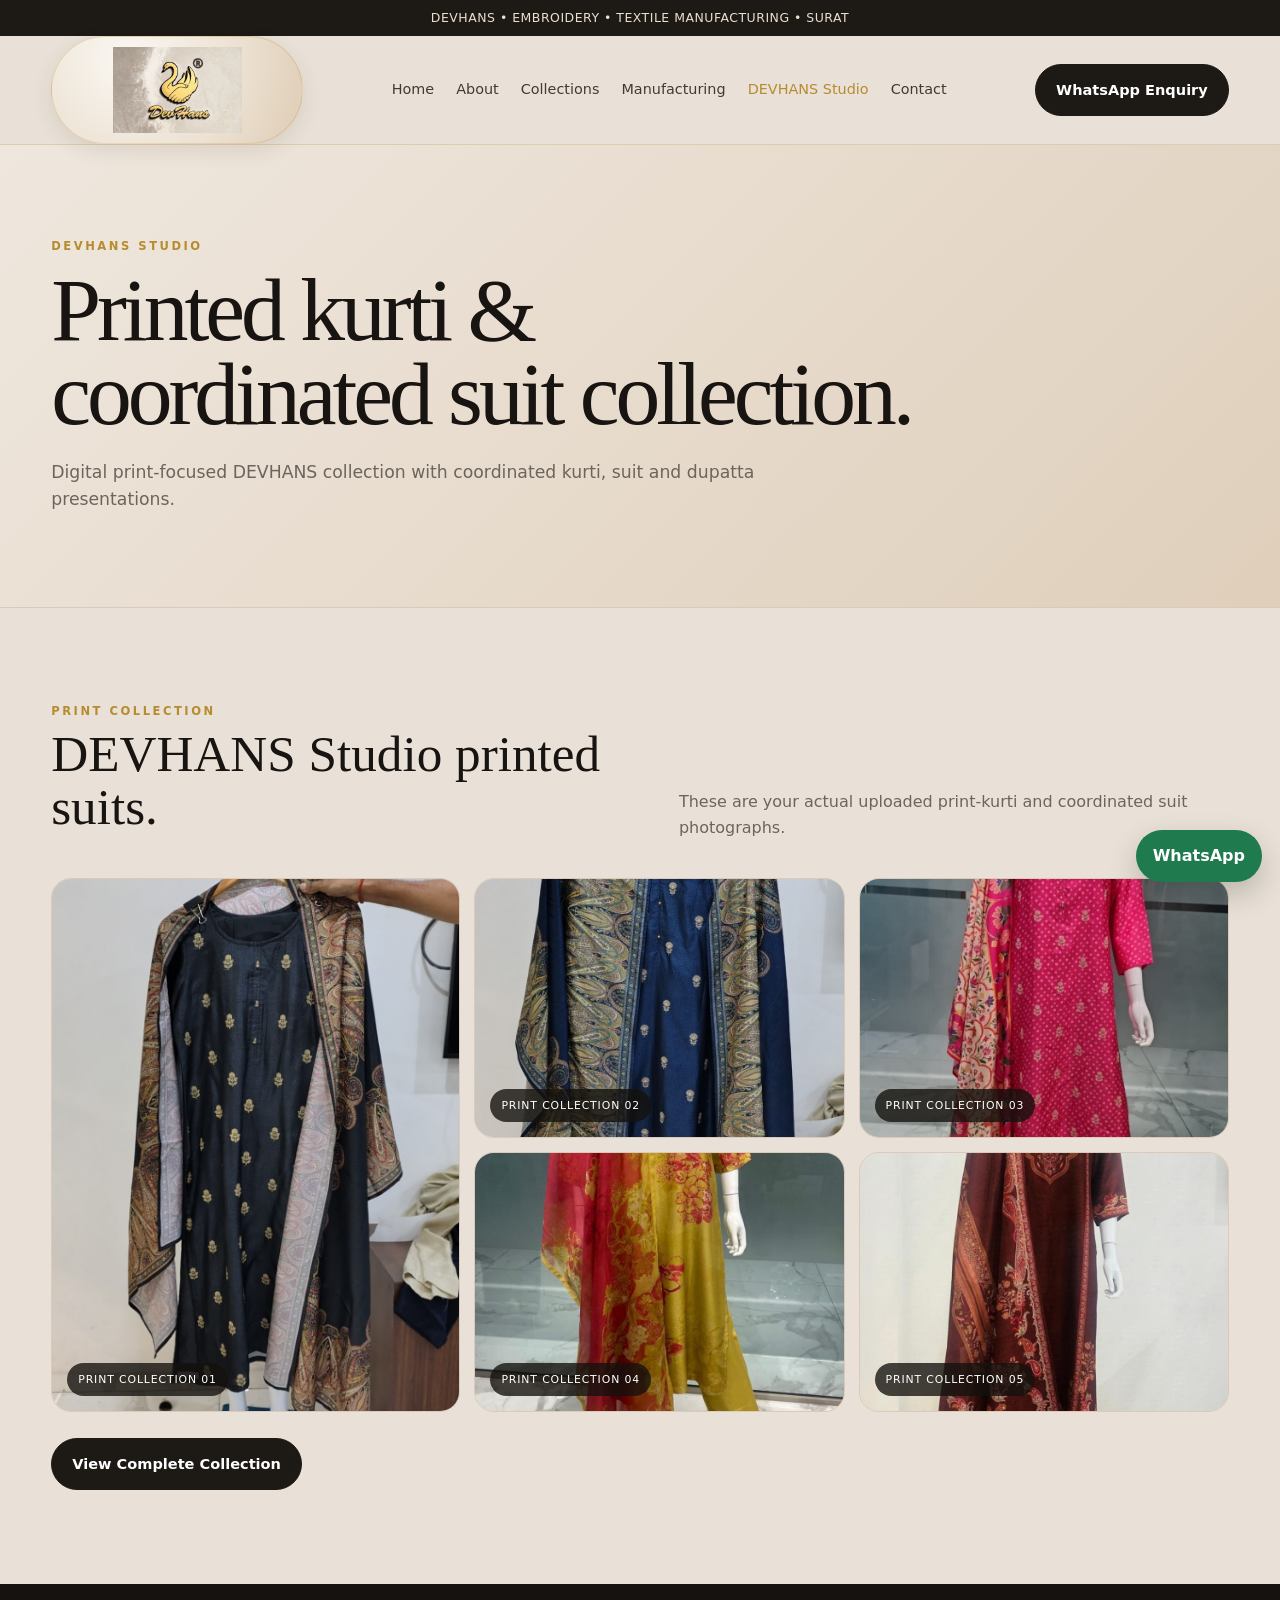
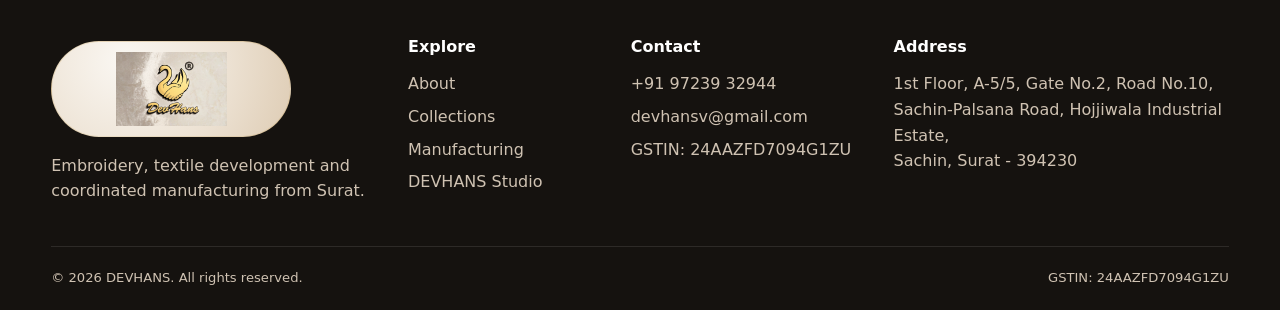
<file: studio.html>
<!doctype html><html lang="en"><head><meta charset="utf-8"><meta name="viewport" content="width=device-width,initial-scale=1"><title>DEVHANS Studio | Printed Kurti & Suit Collection</title><link rel="stylesheet" href="assets/styles.css">
<link rel="canonical" href="https://thedevhans.com/studio.html">
<meta property="og:type" content="website">
<meta property="og:site_name" content="DEVHANS">
<meta property="og:title" content="DEVHANS Studio | Printed Kurti & Suit Collection">
<meta property="og:url" content="https://thedevhans.com/studio.html">
<meta property="og:description" content="DEVHANS — embroidery, printed suits, textile development and manufacturing from Surat.">
<meta name="theme-color" content="#e9e1d7">

</head><body>
<div class="topbar">DEVHANS • EMBROIDERY • TEXTILE MANUFACTURING • SURAT</div>
<nav class="nav"><div class="wrap nav-inner">
<a class="brand-logo-wrap" href="index.html"><img class="brand-logo" src="assets/devhans-logo-clean.png" alt="Dev Hans registered logo"></a>
<div class="menu"><a class="" href="index.html">Home</a><a class="" href="about.html">About</a><a class="" href="collections.html">Collections</a><a class="" href="manufacturing.html">Manufacturing</a><a class="active" href="studio.html">DEVHANS Studio</a><a class="" href="contact.html">Contact</a></div>
<a class="btn btn-dark" href="https://wa.me/919723932944" target="_blank" rel="noopener">WhatsApp Enquiry</a>
<button class="mobile-menu" aria-label="Menu">☰</button>
</div></nav>
<header class="page-hero"><div class="wrap"><div class="eyebrow">DEVHANS Studio</div>
    <h1>Printed kurti &<br>coordinated suit collection.</h1>
    <p>Digital print-focused DEVHANS collection with coordinated kurti, suit and dupatta presentations.</p></div></header>
<section><div class="wrap"><div class="section-head"><div><div class="eyebrow">Print Collection</div>
        <h2>DEVHANS Studio printed suits.</h2></div><p>These are your actual uploaded print-kurti and coordinated suit photographs.</p></div>
        <div class="home-gallery"><div class="g"><img src="assets/print-kurti-01.jpg" alt="DEVHANS print collection 1"><div class="label">Print Collection 01</div></div><div class="g"><img src="assets/print-kurti-02.jpg" alt="DEVHANS print collection 2"><div class="label">Print Collection 02</div></div><div class="g"><img src="assets/print-kurti-03.jpg" alt="DEVHANS print collection 3"><div class="label">Print Collection 03</div></div><div class="g"><img src="assets/print-kurti-04.jpg" alt="DEVHANS print collection 4"><div class="label">Print Collection 04</div></div><div class="g"><img src="assets/print-kurti-05.jpg" alt="DEVHANS print collection 5"><div class="label">Print Collection 05</div></div></div>
        <div style="margin-top:26px"><a class="btn btn-dark" href="collections.html">View Complete Collection</a></div>
        </div></section><footer><div class="wrap">
<div class="footer-grid">
<div><a class="footer-logo" href="index.html"><img src="assets/devhans-logo-clean.png" alt="Dev Hans registered logo"></a>
<p style="max-width:350px;margin-top:16px">Embroidery, textile development and coordinated manufacturing from Surat.</p></div>
<div><h4>Explore</h4><a href="about.html">About</a><a href="collections.html">Collections</a><a href="manufacturing.html">Manufacturing</a><a href="studio.html">DEVHANS Studio</a></div>
<div><h4>Contact</h4><a href="tel:+919723932944">+91 97239 32944</a><a href="mailto:devhansv@gmail.com">devhansv@gmail.com</a><p>GSTIN: 24AAZFD7094G1ZU</p></div>
<div><h4>Address</h4><p>1st Floor, A-5/5, Gate No.2, Road No.10,<br>Sachin-Palsana Road, Hojjiwala Industrial Estate,<br>Sachin, Surat - 394230</p></div>
</div>
<div class="footer-bottom"><span>© 2026 DEVHANS. All rights reserved.</span><span>GSTIN: 24AAZFD7094G1ZU</span></div>
</div></footer>
<a class="floating-wa" href="https://wa.me/919723932944" target="_blank" rel="noopener">WhatsApp</a>
<script src="assets/script.js"></script></body></html>
</file>
<file: assets/styles.css>
:root{
  --cream:#e9e1d7; --paper:#fbf8f3; --ink:#171411; --muted:#6d655c;
  --gold:#b78b2f; --gold2:#e1c261; --line:#d9cabb; --deep:#1d1915;
  --logo-bg:#e8dfd5; --shadow:0 20px 60px rgba(39,29,18,.12);
}
*{box-sizing:border-box} html{scroll-behavior:smooth}
body{margin:0;background:var(--cream);color:var(--ink);font-family:Inter,ui-sans-serif,system-ui,-apple-system,Segoe UI,Roboto,Arial,sans-serif;line-height:1.6}
a{color:inherit;text-decoration:none} img{max-width:100%;display:block}
.wrap{width:min(1180px,92vw);margin:auto}
.eyebrow{font-size:.72rem;letter-spacing:.22em;text-transform:uppercase;color:var(--gold);font-weight:800}
.topbar{font-size:.78rem;background:var(--deep);color:#eadfcf;text-align:center;padding:8px 12px;letter-spacing:.04em}
.nav{position:sticky;top:0;z-index:100;background:rgba(233,225,215,.94);backdrop-filter:blur(15px);border-bottom:1px solid rgba(183,139,47,.24)}
.nav-inner{min-height:92px;display:flex;align-items:center;justify-content:space-between;gap:24px}
.brand-logo-wrap{
  display:flex;align-items:center;justify-content:center;
  background:radial-gradient(circle at 30% 20%, #faf7f2 0%, #ece1d2 58%, #deccb4 100%);
  border-radius:999px;
  padding:10px 18px;
  border:1px solid rgba(183,139,47,.26);
  box-shadow:0 7px 20px rgba(49,36,19,.10);
}
.brand-logo{
  width:214px;height:86px;object-fit:contain;display:block;
}
.menu{display:flex;gap:22px;align-items:center;font-size:.9rem;color:#413b34}
.menu a:hover,.menu a.active{color:var(--gold)}
.btn{display:inline-flex;align-items:center;justify-content:center;gap:8px;padding:13px 20px;border:1px solid var(--deep);border-radius:999px;font-weight:700;font-size:.91rem;transition:.25s ease}
.btn:hover{transform:translateY(-2px)} .btn-dark{background:var(--deep);color:#fff}.btn-light{background:transparent}.btn-gold{background:var(--gold);border-color:var(--gold);color:#fff}
.mobile-menu{display:none;border:0;background:transparent;font-size:1.45rem}
.hero{position:relative;overflow:hidden;min-height:720px;border-bottom:1px solid var(--line);display:grid;align-items:center;background:var(--logo-bg)}
.hero:before{content:"";position:absolute;inset:0;background:radial-gradient(circle at 76% 26%,rgba(225,194,97,.42),transparent 19%),radial-gradient(circle at 83% 75%,rgba(183,139,47,.13),transparent 25%),linear-gradient(120deg,#eee7df,#e6d8c8)}
.hero-grid{position:relative;display:grid;grid-template-columns:1fr 1fr;gap:58px;align-items:center;padding:68px 0}
.hero h1,.page-hero h1{font-family:Georgia,"Times New Roman",serif;font-weight:500;letter-spacing:-.045em;line-height:.94;margin:.14em 0 .25em}
.hero h1{font-size:clamp(3.55rem,7vw,6.4rem)} .hero h1 em{color:var(--gold);font-weight:400}
.lead{font-size:1.12rem;color:var(--muted);max-width:680px}.hero-actions{display:flex;gap:12px;flex-wrap:wrap;margin-top:28px}
.hero-visual{min-height:545px;border-radius:30px;overflow:hidden;position:relative;box-shadow:var(--shadow);background:#d2c3b0}
.hero-visual img{width:100%;height:100%;min-height:545px;object-fit:cover}
.hero-visual:after{content:"EMBROIDERY SUIT COLLECTION";position:absolute;left:20px;bottom:20px;background:rgba(24,20,16,.82);color:white;padding:10px 15px;border-radius:999px;font-size:.72rem;letter-spacing:.11em;font-weight:800}
.stats{background:var(--paper);display:grid;grid-template-columns:repeat(4,1fr);border-bottom:1px solid var(--line)}
.stat{text-align:center;padding:31px 18px;border-right:1px solid var(--line)} .stat:last-child{border-right:0}
.stat strong{font-family:Georgia,serif;font-size:1.8rem;font-weight:500}.stat span{display:block;color:var(--muted);font-size:.84rem;margin-top:3px}
section{padding:94px 0}.section-head{display:flex;justify-content:space-between;align-items:flex-end;gap:35px;margin-bottom:38px}
h2{font-family:Georgia,serif;font-size:clamp(2.35rem,4vw,4rem);line-height:1.02;font-weight:500;margin:.15em 0}.section-head p{max-width:550px;color:var(--muted);margin:0}
.home-gallery{display:grid;grid-template-columns:1.05fr .95fr .95fr;grid-auto-rows:260px;gap:14px}
.home-gallery .g{border-radius:20px;overflow:hidden;background:#cabba7;position:relative;border:1px solid var(--line)}
.home-gallery .g:first-child{grid-row:span 2}.home-gallery img{width:100%;height:100%;object-fit:cover;transition:transform .35s ease}.home-gallery .g:hover img{transform:scale(1.025)}
.home-gallery .label{position:absolute;left:15px;bottom:15px;background:rgba(20,17,14,.78);color:#fff;padding:8px 11px;border-radius:999px;font-size:.68rem;letter-spacing:.08em;text-transform:uppercase}
.dark{background:var(--deep);color:#fff}.dark .section-head p{color:#c6bbae}.process{display:grid;grid-template-columns:repeat(5,1fr);gap:12px}
.step{padding:24px;border:1px solid rgba(255,255,255,.13);border-radius:20px;min-height:180px;background:rgba(255,255,255,.035)}
.step .no{font-family:Georgia,serif;font-size:1.6rem;color:var(--gold2)}.step h4{margin:32px 0 5px}.step p{font-size:.85rem;color:#c9beb1;margin:0}
.page-hero{padding:92px 0 76px;background:linear-gradient(135deg,#efe7de,#dfcfbb);border-bottom:1px solid var(--line)}.page-hero h1{font-size:clamp(3.3rem,7vw,6rem)}.page-hero p{max-width:720px;color:var(--muted);font-size:1.08rem}
.product-toolbar{display:flex;gap:10px;flex-wrap:wrap;margin-bottom:28px}.filter{border:1px solid var(--line);background:var(--paper);border-radius:999px;padding:10px 16px;cursor:pointer}.filter.active{background:var(--deep);color:white;border-color:var(--deep)}
.product-grid{display:grid;grid-template-columns:repeat(3,1fr);gap:18px}.product{border:1px solid var(--line);background:var(--paper);border-radius:22px;overflow:hidden;box-shadow:0 10px 28px rgba(36,27,18,.06)}
.product-image{height:410px;background:#ddd0c0;overflow:hidden}.product-image img{width:100%;height:100%;object-fit:cover;transition:transform .35s ease}.product:hover .product-image img{transform:scale(1.025)}
.product-info{padding:19px}.product-info h3{font-family:Georgia,serif;font-size:1.35rem;margin:0 0 5px}.product-info p{margin:0;color:var(--muted);font-size:.88rem}.tag{display:inline-block;margin-top:12px;font-size:.72rem;color:var(--gold);font-weight:800;letter-spacing:.08em;text-transform:uppercase}
.split{display:grid;grid-template-columns:1fr 1fr;gap:50px;align-items:center}
.contact-grid{display:grid;grid-template-columns:.9fr 1.1fr;gap:48px}.contact-panel{background:var(--deep);color:white;border-radius:28px;padding:34px}.contact-panel p{color:#ccbfaf}.contact-panel a{color:#f0cf8b}
.business-card{background:var(--logo-bg);padding:12px;border:1px solid var(--line);border-radius:22px;box-shadow:var(--shadow)}.business-card img{border-radius:14px;width:100%}
form{display:grid;grid-template-columns:1fr 1fr;gap:14px}input,select,textarea{width:100%;padding:15px 16px;border:1px solid var(--line);border-radius:14px;background:var(--paper);font:inherit;outline:none}textarea{min-height:135px;resize:vertical;grid-column:1/-1}.full{grid-column:1/-1}
.contact-actions{display:flex;gap:10px;flex-wrap:wrap;margin-top:22px}.contact-actions a{color:#fff}
.cta-band{padding:60px 0;background:linear-gradient(120deg,#b18a39,#755219);color:white}.cta-grid{display:flex;align-items:center;justify-content:space-between;gap:30px}.cta-grid h2{font-size:clamp(2rem,4vw,3.4rem);margin:0}.cta-grid p{margin:7px 0 0;color:#f1dfbf}
footer{background:#15120f;color:#cfc2b2;padding:50px 0 22px}.footer-grid{display:grid;grid-template-columns:1.2fr .7fr .85fr 1.25fr;gap:35px}.footer-grid h4{color:#fff;margin:0 0 12px}.footer-grid a{display:block;margin:7px 0;color:#cfc2b2}.footer-grid p{margin:7px 0}
.footer-logo{
  display:flex;align-items:center;justify-content:center;
  background:radial-gradient(circle at 30% 20%, #faf7f2 0%, #ece1d2 58%, #deccb4 100%);
  border-radius:999px;
  padding:10px 18px;
  width:240px;
  border:1px solid rgba(183,139,47,.22);
}.footer-logo img{
  width:100%;height:74px;object-fit:contain;display:block;
}
.footer-bottom{border-top:1px solid rgba(255,255,255,.1);margin-top:35px;padding-top:20px;display:flex;justify-content:space-between;gap:20px;font-size:.82rem}
.floating-wa{position:fixed;right:18px;bottom:18px;z-index:130;background:#1f7a4d;color:white;padding:13px 17px;border-radius:999px;font-weight:800;box-shadow:0 12px 30px rgba(0,0,0,.2)}
@media(max-width:920px){
 .nav-inner{min-height:82px}.brand-logo{
  width:214px;height:86px;object-fit:contain;display:block;
}.menu{display:none}.mobile-menu{display:block}.hero-grid,.split,.contact-grid{grid-template-columns:1fr}.hero-visual{min-height:470px}.hero-visual img{min-height:470px}
 .product-grid{grid-template-columns:1fr 1fr}.process{grid-template-columns:1fr 1fr}.footer-grid{grid-template-columns:1fr 1fr}.home-gallery{grid-template-columns:1fr 1fr}.home-gallery .g:first-child{grid-row:span 1;grid-column:span 2}
}
@media(max-width:620px){
 .topbar{font-size:.68rem}.nav-inner{min-height:76px}.brand-logo{
  width:214px;height:86px;object-fit:contain;display:block;
}.hero-grid{padding:50px 0}.hero h1{font-size:3.45rem}.hero-visual,.hero-visual img{min-height:420px}.stats{grid-template-columns:1fr 1fr}.stat:nth-child(2){border-right:0}.stat:nth-child(-n+2){border-bottom:1px solid var(--line)}
 section{padding:68px 0}.section-head{flex-direction:column;align-items:flex-start}.product-grid,.process,.footer-grid,.home-gallery{grid-template-columns:1fr}.home-gallery .g:first-child{grid-column:span 1}.product-image{height:390px}.cta-grid{align-items:flex-start;flex-direction:column}.footer-bottom{flex-direction:column}.contact-grid{gap:25px}form{grid-template-columns:1fr}textarea,.full{grid-column:1}.page-hero{padding:70px 0 58px}
}


.collection-split{display:grid;grid-template-columns:1fr 1fr;gap:38px;align-items:start}
.collection-panel{background:var(--paper);border:1px solid var(--line);border-radius:24px;padding:26px;box-shadow:0 10px 28px rgba(36,27,18,.05)}
.collection-panel p{color:var(--muted);margin:0}
.dual-gallery{display:grid;grid-template-columns:repeat(3,1fr);gap:14px}
.dual-gallery .g{border-radius:18px;overflow:hidden;background:#ddd0c0;border:1px solid var(--line);position:relative}
.dual-gallery .g img{width:100%;height:100%;object-fit:cover;display:block}
.dual-gallery .g.tall{grid-row:span 2}
.note-box{padding:16px 18px;border:1px dashed rgba(183,139,47,.45);background:#fff7eb;border-radius:16px;color:#6e6048}
@media(max-width:920px){.collection-split{grid-template-columns:1fr}.dual-gallery{grid-template-columns:1fr 1fr}.dual-gallery .g.tall{grid-row:span 1;grid-column:span 2}}
@media(max-width:620px){.dual-gallery{grid-template-columns:1fr}.dual-gallery .g.tall{grid-column:span 1}}
</file>
